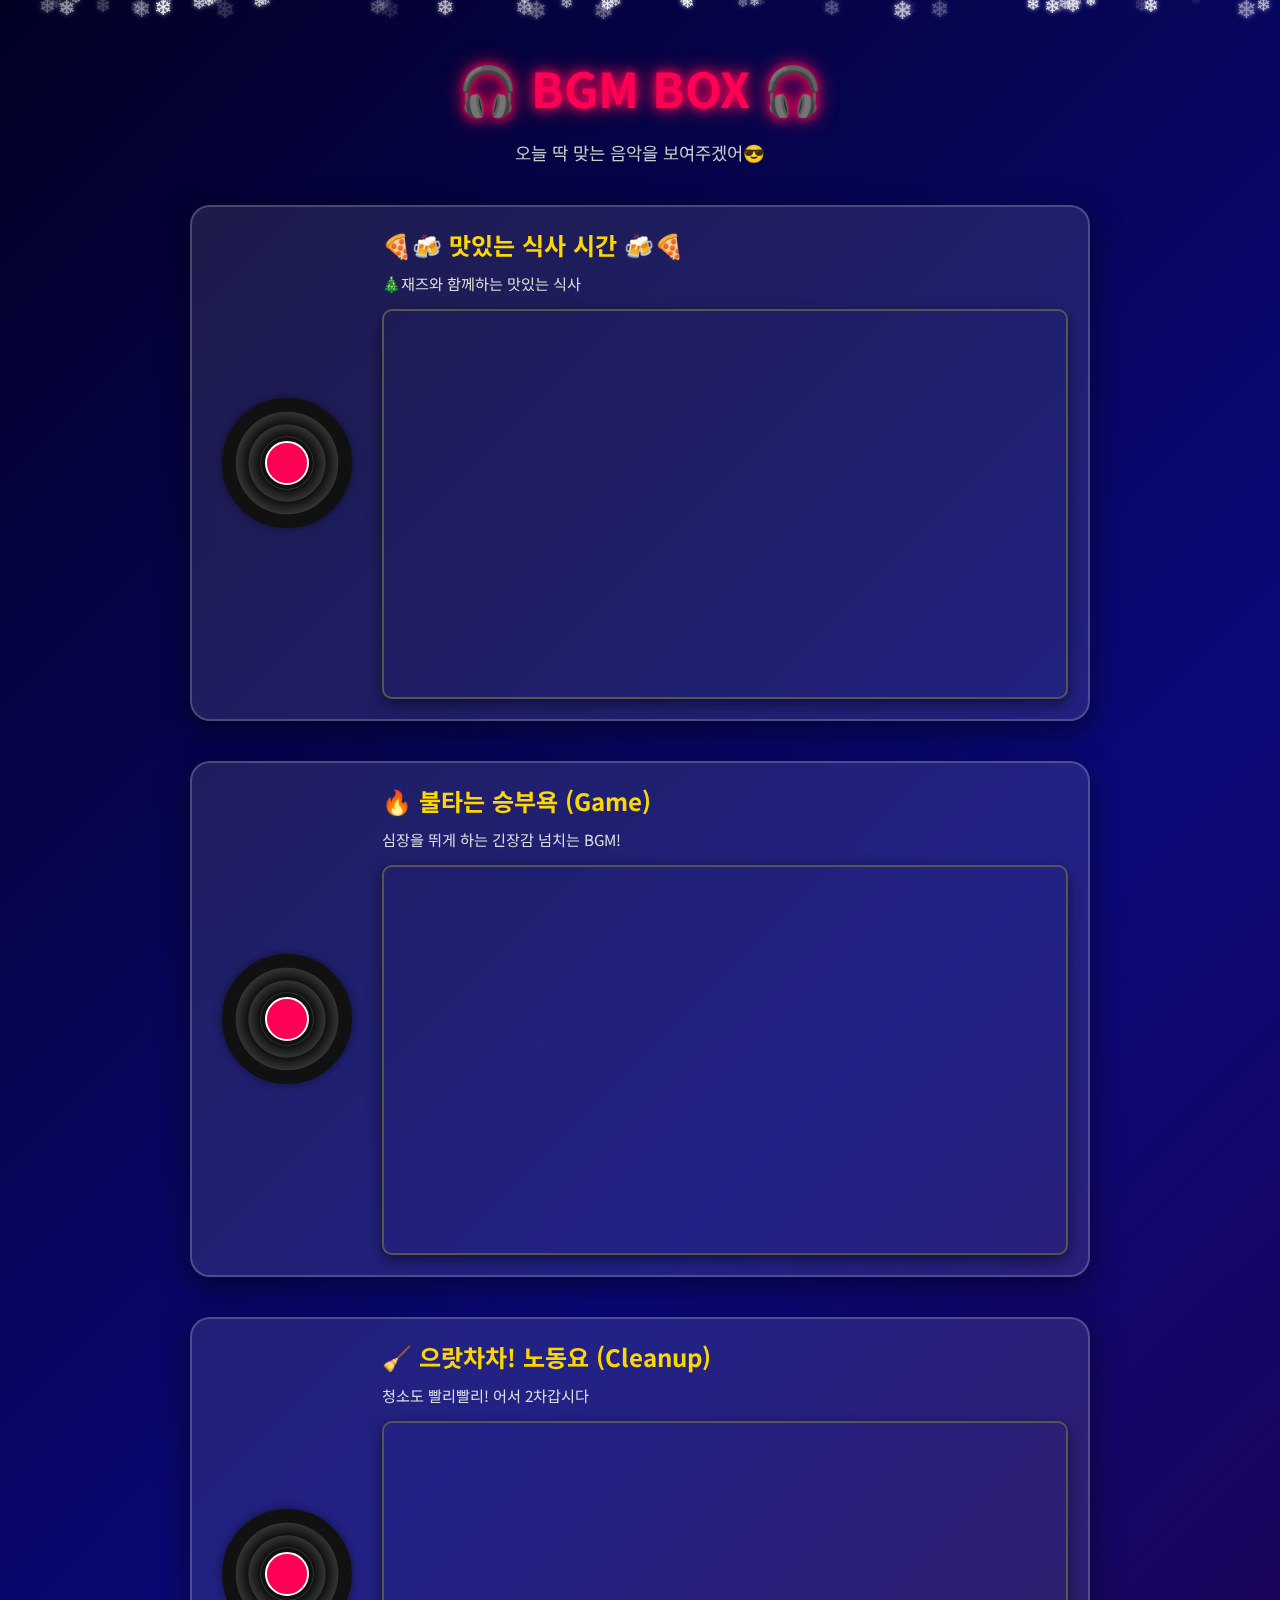
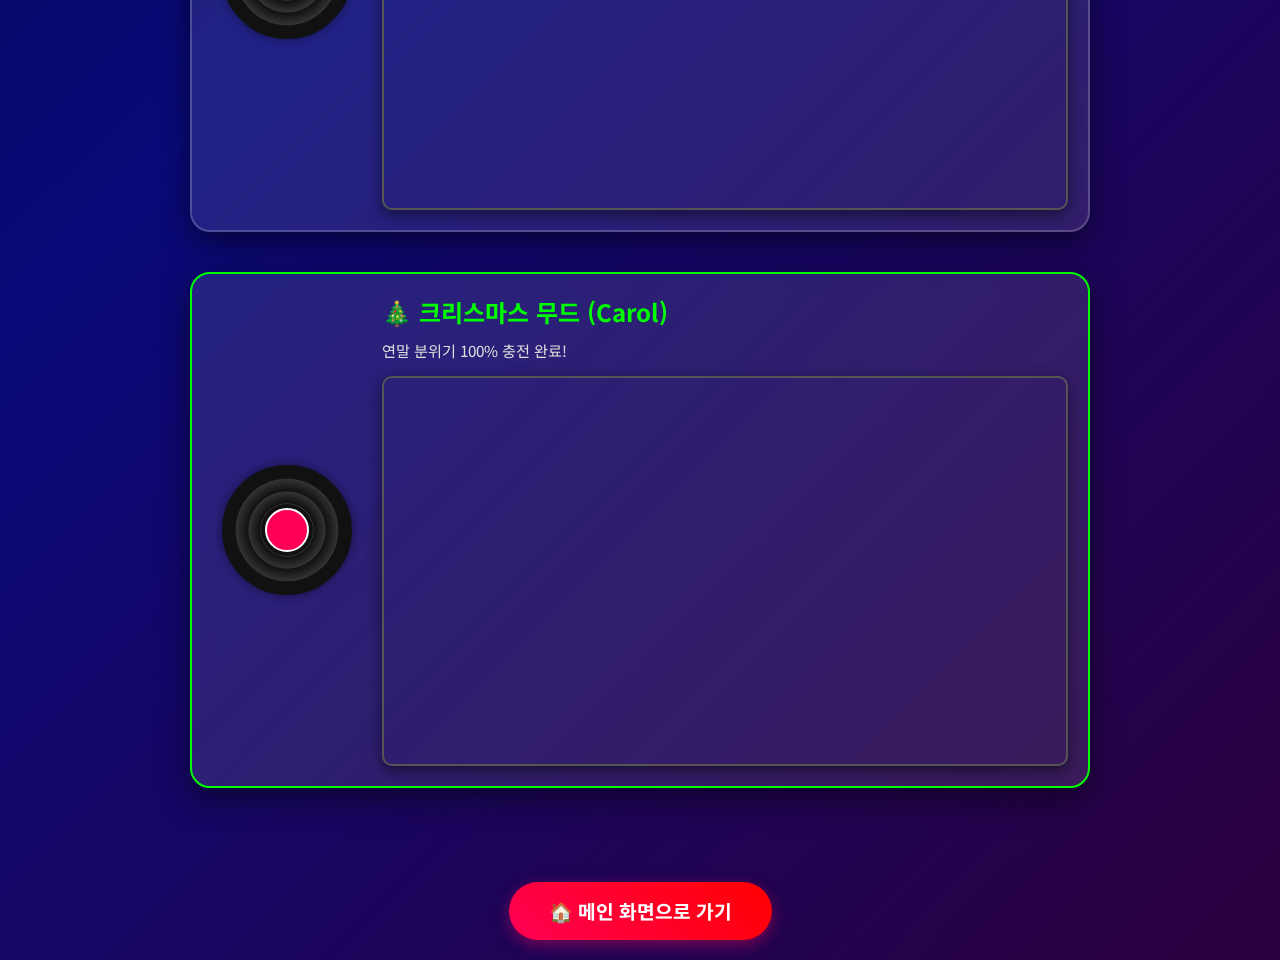
<file: bgm.html>
<!DOCTYPE html>
<html lang="ko">
<head>
    <meta charset="UTF-8">
    <meta name="viewport" content="width=device-width, initial-scale=1.0">
    <title>🎄 BGM 박스 🎵</title>
    <link href="https://fonts.googleapis.com/css2?family=Noto+Sans+KR:wght@400;700;900&display=swap" rel="stylesheet"> 
    <style>
        /* ❄️ 전체 페이지 스타일 (크리스마스 파티 밤) */
        body {
            background: linear-gradient(135deg, #020024, #090979, #2c003e); /* 딥한 파티 분위기 */
            font-family: 'Noto Sans KR', sans-serif;
            color: white;
            margin: 0;
            padding: 20px;
            min-height: 100vh;
            box-sizing: border-box;
            overflow-x: hidden;
            cursor: pointer;
        }

        /* 눈송이 효과 */
        .snowflake {
            position: fixed;
            top: -10px;
            color: #fff;
            font-size: 1em;
            text-shadow: 0 0 5px #fff;
            z-index: 1;
            user-select: none;
            pointer-events: none;
            animation: fall linear infinite;
        }
        @keyframes fall { to { transform: translateY(110vh); } }

        /* 마우스 요정 가루 */
        .magic-dust {
            position: absolute;
            width: 6px;
            height: 6px;
            background: #FFD700;
            border-radius: 50%;
            pointer-events: none;
            z-index: 9999;
            animation: fadeOut 0.8s forwards;
            box-shadow: 0 0 10px #FFD700, 0 0 20px #ff0000;
        }
        @keyframes fadeOut {
            0% { opacity: 1; transform: scale(1); }
            100% { opacity: 0; transform: scale(0) translate(0, 20px); }
        }

        .container {
            max-width: 900px;
            margin: 0 auto;
            text-align: center;
            position: relative;
            z-index: 10;
        }

        h1 { 
            color: #ff0055; 
            font-size: 3rem; 
            margin-bottom: 10px; 
            text-shadow: 0 0 10px #ff0055, 0 0 20px #ff0055;
            animation: neonPulse 1.5s infinite alternate;
        }
        @keyframes neonPulse {
            from { text-shadow: 0 0 10px #ff0055, 0 0 20px #ff0055; }
            to { text-shadow: 0 0 20px #ff0055, 0 0 40px #ff0055, 0 0 60px #ff0055; }
        }

        p.subtitle { color: #ccc; font-size: 1.1rem; margin-bottom: 40px; }

        /* 🎵 음악 카드 디자인 (LP판 컨셉) */
        .music-card {
            background: rgba(255, 255, 255, 0.1); /* 반투명 유리 */
            backdrop-filter: blur(10px);
            border: 2px solid rgba(255, 255, 255, 0.2);
            border-radius: 20px;
            padding: 20px;
            margin-bottom: 40px;
            display: flex;
            flex-wrap: wrap;
            align-items: center;
            box-shadow: 0 10px 30px rgba(0,0,0,0.5);
            transition: transform 0.3s, box-shadow 0.3s;
            position: relative;
            overflow: hidden;
        }
        .music-card:hover {
            transform: translateY(-5px);
            box-shadow: 0 15px 40px rgba(255, 0, 85, 0.3);
            border-color: #ff0055;
        }

        /* LP판 애니메이션 */
        .vinyl-wrapper {
            flex: 0 0 150px;
            display: flex;
            justify-content: center;
            align-items: center;
            margin-right: 20px;
        }
        .vinyl {
            width: 120px;
            height: 120px;
            background: radial-gradient(#111 30%, #333 31%, #111 32%, #333 45%, #111 46%, #333 60%, #111 61%);
            border-radius: 50%;
            border: 5px solid #111;
            box-shadow: 0 0 10px rgba(0,0,0,0.5);
            position: relative;
            animation: spin 5s linear infinite; /* 계속 돌아감 */
        }
        .music-card:hover .vinyl { animation-duration: 2s; } /* 호버시 빨리 돔 */

        .vinyl::after { /* LP판 중앙 라벨 */
            content: '';
            position: absolute;
            top: 50%; left: 50%;
            transform: translate(-50%, -50%);
            width: 40px; height: 40px;
            background: #ff0055;
            border-radius: 50%;
            border: 2px solid #fff;
        }

        @keyframes spin { 100% { transform: rotate(360deg); } }

        /* 텍스트 및 비디오 영역 */
        .content-wrapper { flex: 1; text-align: left; min-width: 300px; }
        .content-wrapper h2 { margin: 0 0 10px 0; color: #ffd700; display: flex; align-items: center; gap: 10px; }
        .content-wrapper p { margin: 0 0 15px 0; color: #ddd; font-size: 0.95rem; }

        .video-box {
            position: relative;
            padding-bottom: 56.25%; /* 16:9 비율 */
            height: 0;
            overflow: hidden;
            border-radius: 10px;
            border: 2px solid #555;
            box-shadow: 0 5px 15px rgba(0,0,0,0.5);
        }
        .video-box iframe {
            position: absolute;
            top: 0; left: 0;
            width: 100%; height: 100%;
        }

        /* 🎶 이퀄라이저 바 효과 */
        .equalizer {
            display: flex;
            gap: 3px;
            height: 20px;
            align-items: flex-end;
            margin-left: auto;
        }
        .bar {
            width: 4px;
            background: #00ff00;
            animation: bounce 1s infinite ease-in-out;
        }
        @keyframes bounce {
            0%, 100% { height: 5px; }
            50% { height: 20px; }
        }

        /* 홈 버튼 */
        .home-btn {
            display: inline-block;
            margin-top: 30px;
            padding: 15px 40px;
            font-size: 1.2rem;
            font-weight: bold;
            color: white;
            text-decoration: none;
            background: linear-gradient(45deg, #ff0055, #ff0000);
            border-radius: 50px;
            box-shadow: 0 5px 15px rgba(255, 0, 85, 0.4);
            transition: transform 0.2s;
        }
        .home-btn:hover { transform: scale(1.05); box-shadow: 0 8px 25px rgba(255, 0, 85, 0.6); }

        @media (max-width: 600px) {
            .music-card { display: block; text-align: center; }
            .vinyl-wrapper { margin: 0 auto 20px auto; }
            .content-wrapper { text-align: center; }
            .content-wrapper h2 { justify-content: center; }
        }
    </style>
</head>
<body>

    <div id="snow-container"></div>

    <div class="container">
        <h1>🎧 BGM BOX 🎧</h1>
        <p class="subtitle">오늘 딱 맞는 음악을 보여주겠어😎</p>
        
        <div class="music-card">
            <div class="vinyl-wrapper"><div class="vinyl" style="animation-delay: 0s;"></div></div>
            <div class="content-wrapper">
                <h2>
                    🍕🍻 맛있는 식사 시간 🍻🍕
                    <div class="equalizer" id="eq-1"></div>
                </h2>
                <p>🎄재즈와 함께하는 맛있는 식사</p>
                <div class="video-box">
                    <iframe src="https://www.youtube.com/embed/z_WLELlE6HY" title="Mealtime Jazz" frameborder="0" allow="accelerometer; autoplay; clipboard-write; encrypted-media; gyroscope; picture-in-picture" allowfullscreen></iframe>
                </div>
            </div>
        </div>

        <div class="music-card">
            <div class="vinyl-wrapper"><div class="vinyl" style="animation-delay: -2s;"></div></div>
            <div class="content-wrapper">
                <h2>
                    🔥 불타는 승부욕 (Game)
                    <div class="equalizer" id="eq-2"></div>
                </h2>
                <p>심장을 뛰게 하는 긴장감 넘치는 BGM!</p>
                <div class="video-box">
                    <iframe src="https://www.youtube.com/embed/F7Qdmk65xiA" title="Game BGM" frameborder="0" allow="accelerometer; autoplay; clipboard-write; encrypted-media; gyroscope; picture-in-picture" allowfullscreen></iframe>
                </div>
            </div>
        </div>

        <div class="music-card">
            <div class="vinyl-wrapper"><div class="vinyl" style="animation-delay: -1s;"></div></div>
            <div class="content-wrapper">
                <h2>
                    🧹 으랏차차! 노동요 (Cleanup)
                    <div class="equalizer" id="eq-3"></div>
                </h2>
                <p>청소도 빨리빨리! 어서 2차갑시다</p>
                <div class="video-box">
                    <iframe src="https://www.youtube.com/embed/uNEW_CzhpEc" title="Cleanup BGM" frameborder="0" allow="accelerometer; autoplay; clipboard-write; encrypted-media; gyroscope; picture-in-picture" allowfullscreen></iframe>
                </div>
            </div>
        </div>
        
        <div class="music-card" style="border-color: #00ff00;">
            <div class="vinyl-wrapper">
                <div class="vinyl" style="animation-delay: -3s;"></div>
            </div>
            <div class="content-wrapper">
                <h2 style="color: #00ff00;">
                    🎄 크리스마스 무드 (Carol)
                    <div class="equalizer" id="eq-4"></div>
                </h2>
                <p>연말 분위기 100% 충전 완료!</p>
                <div class="video-box">
                    <iframe src="https://www.youtube.com/embed/aAkMkVFwAoo" title="Christmas Carol" frameborder="0" allow="accelerometer; autoplay; clipboard-write; encrypted-media; gyroscope; picture-in-picture" allowfullscreen></iframe>
                </div>
            </div>
        </div>

        <br>
        
        <a href="index.html" class="home-btn">
            🏠 메인 화면으로 가기
        </a>
    </div>

    <script>
        // 1. 눈송이 효과
        function createSnow() {
            const container = document.getElementById('snow-container');
            const count = 50; 
            for(let i=0; i<count; i++){
                const snow = document.createElement('div');
                snow.className = 'snowflake';
                snow.innerHTML = '❄';
                snow.style.left = Math.random() * 100 + 'vw';
                snow.style.animationDuration = Math.random() * 3 + 2 + 's'; 
                snow.style.opacity = Math.random();
                snow.style.fontSize = Math.random() * 15 + 10 + 'px';
                container.appendChild(snow);
            }
        }
        createSnow();

        // 2. 마우스 요정 가루 효과
        document.addEventListener('mousemove', function(e) {
            const dust = document.createElement('div');
            dust.className = 'magic-dust';
            // 색상 랜덤 (골드, 핑크, 그린)
            const colors = ['#FFD700', '#FF0055', '#00FF00', '#00FFFF'];
            dust.style.backgroundColor = colors[Math.floor(Math.random() * colors.length)];
            dust.style.boxShadow = `0 0 10px ${dust.style.backgroundColor}`;
            
            dust.style.left = e.pageX + 'px';
            dust.style.top = e.pageY + 'px';
            document.body.appendChild(dust);
            
            setTimeout(() => { dust.remove(); }, 800);
        });

        // 3. 이퀄라이저 바 생성기
        function createEqualizerBars() {
            const eqs = document.querySelectorAll('.equalizer');
            eqs.forEach(eq => {
                // 바 5개 생성
                for(let i=0; i<5; i++) {
                    const bar = document.createElement('div');
                    bar.className = 'bar';
                    // 각 바마다 색상과 애니메이션 속도를 다르게
                    bar.style.animationDuration = (Math.random() * 0.5 + 0.3) + 's';
                    // 크리스마스 컬러 (빨강/초록 번갈아가며)
                    bar.style.backgroundColor = (i % 2 === 0) ? '#ff0055' : '#00ff00';
                    eq.appendChild(bar);
                }
            });
        }
        createEqualizerBars();
    </script>
</body>
</html>
</file>
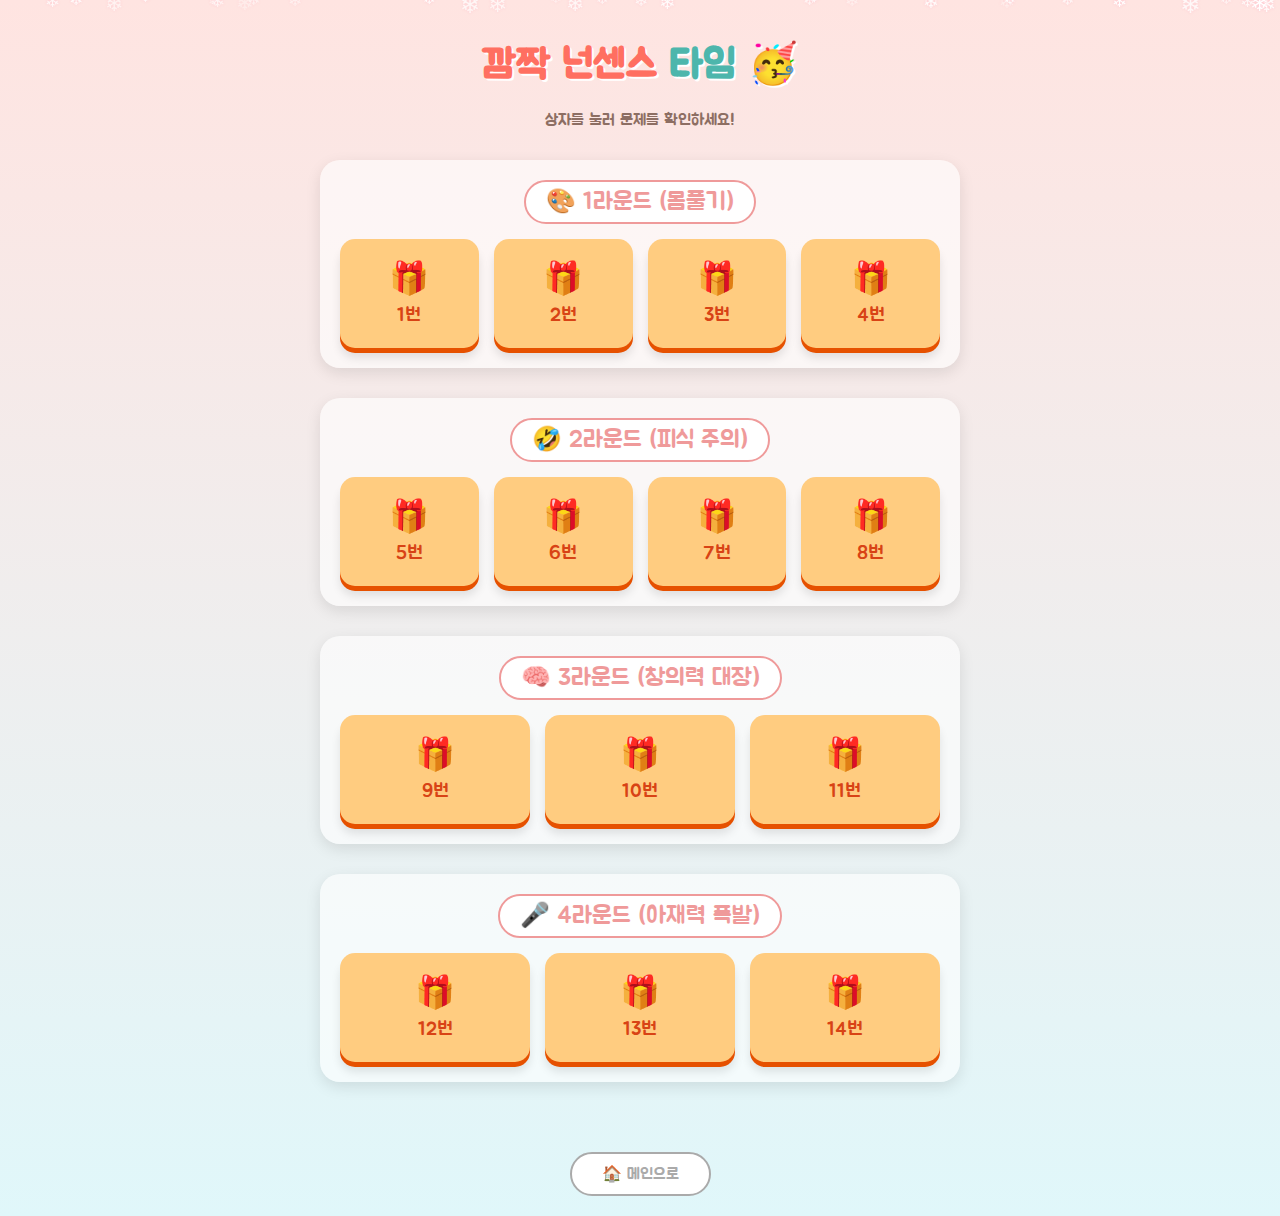
<file: nonsense.html>
<!DOCTYPE html>
<html lang="ko">
<head>
    <meta charset="UTF-8">
    <meta name="viewport" content="width=device-width, initial-scale=1.0, maximum-scale=1.0, user-scalable=no">
    <title>🎄 깜짝 넌센스 타임 🎁</title>
    <link href="https://fonts.googleapis.com/css2?family=Jua&display=swap" rel="stylesheet">
    <style>
        /* 🍭 전체 배경: 파스텔 핑크 & 민트 */
        body {
            background: linear-gradient(180deg, #ffe4e1, #e0f7fa);
            margin: 0;
            padding: 20px;
            color: #5d4037;
            font-family: 'Jua', sans-serif;
            overflow-x: hidden;
            min-height: 100vh;
            text-align: center;
        }

        /* 눈송이 효과 */
        .snowflake {
            position: fixed;
            top: -10px;
            color: #fff;
            text-shadow: 0 0 3px #ffc1cc;
            font-size: 1.2em;
            z-index: 1;
            pointer-events: none;
            animation: fall linear infinite;
        }
        @keyframes fall { 0% { transform: translateY(-10px) rotate(0deg); } 100% { transform: translateY(110vh) rotate(360deg); } }

        /* 타이틀 */
        h1 {
            color: #ff6f61;
            font-size: 2.5rem;
            margin: 20px 0;
            text-shadow: 2px 2px 0 #fff;
        }
        h1 span { color: #4db6ac; }

        /* 라운드 섹션 */
        .round-section {
            background: rgba(255, 255, 255, 0.6);
            border-radius: 20px;
            padding: 20px;
            margin-bottom: 30px;
            box-shadow: 0 5px 15px rgba(0,0,0,0.1);
            max-width: 600px;
            margin-left: auto;
            margin-right: auto;
        }
        
        .round-title {
            font-size: 1.5rem;
            color: #ef9a9a;
            margin-bottom: 15px;
            background: #fff;
            display: inline-block;
            padding: 5px 20px;
            border-radius: 50px;
            border: 2px solid #ef9a9a;
        }

        /* 선물 상자 그리드 */
        .box-grid {
            display: grid;
            grid-template-columns: repeat(auto-fit, minmax(100px, 1fr));
            gap: 15px;
            justify-content: center;
        }

        /* 🎁 선물 상자 버튼 */
        .gift-btn {
            background: #ffcc80;
            border: none;
            border-radius: 15px;
            padding: 20px 10px;
            font-size: 1.2rem;
            font-family: 'Jua', sans-serif;
            color: #d84315;
            cursor: pointer;
            box-shadow: 0 5px 0 #e65100, 0 10px 10px rgba(0,0,0,0.1);
            transition: transform 0.1s;
            position: relative;
            overflow: hidden;
        }
        .gift-btn:active {
            transform: translateY(5px);
            box-shadow: 0 0 0 #e65100;
        }
        .gift-btn::before { /* 리본 장식 */
            content: '🎁';
            display: block;
            font-size: 2rem;
            margin-bottom: 5px;
        }
        .gift-btn.opened {
            background: #cfd8dc;
            color: #90a4ae;
            box-shadow: none;
            transform: translateY(5px);
        }

        /* 퀴즈 모달 (팝업) */
        .modal-overlay {
            display: none;
            position: fixed;
            top: 0; left: 0; width: 100%; height: 100%;
            background: rgba(0,0,0,0.5);
            z-index: 100;
            justify-content: center;
            align-items: center;
        }
        .modal {
            background: #fff;
            width: 90%;
            max-width: 400px;
            padding: 30px 20px;
            border-radius: 30px;
            border: 5px solid #b2ebf2;
            text-align: center;
            position: relative;
            box-shadow: 0 10px 30px rgba(0,0,0,0.2);
            animation: popUp 0.3s ease-out;
        }
        @keyframes popUp { from { transform: scale(0.5); opacity: 0; } to { transform: scale(1); opacity: 1; } }

        .close-btn {
            position: absolute;
            top: 10px; right: 15px;
            font-size: 1.5rem;
            cursor: pointer;
            color: #aaa;
        }

        .modal-q { font-size: 1.8rem; margin-bottom: 30px; color: #5d4037; word-break: keep-all; }
        .modal-a { 
            font-size: 2.2rem; color: #ff4081; margin-bottom: 20px; font-weight: bold; 
            display: none; /* 처음에 숨김 */
            animation: jelly 0.5s;
        }

        .reveal-btn {
            background: #4db6ac; color: white; border: none; padding: 15px 30px;
            font-size: 1.3rem; border-radius: 50px; cursor: pointer;
            font-family: 'Jua', sans-serif;
            box-shadow: 0 5px 0 #00796b;
        }
        .reveal-btn:active { transform: translateY(5px); box-shadow: none; }

        .home-btn { 
            display: inline-block; margin-top: 40px; padding: 10px 30px; 
            background: #fff; border: 2px solid #aaa; color: #aaa; 
            text-decoration: none; border-radius: 30px; 
        }

        @keyframes jelly {
            0%, 100% { transform: scale(1, 1); }
            30% { transform: scale(1.1, 0.9); }
            40% { transform: scale(0.9, 1.1); }
        }

    </style>
</head>
<body>

    <div id="snow-container"></div>

    <div class="container">
        <h1>깜짝 넌센스 <span>타임</span> 🥳</h1>
        <p style="margin-bottom: 30px; color: #8d6e63;">상자를 눌러 문제를 확인하세요!</p>

        <div class="round-section">
            <div class="round-title">🎨 1라운드 (몸풀기)</div>
            <div class="box-grid">
                <button class="gift-btn" onclick="openQuiz(0)">1번</button>
                <button class="gift-btn" onclick="openQuiz(1)">2번</button>
                <button class="gift-btn" onclick="openQuiz(2)">3번</button>
                <button class="gift-btn" onclick="openQuiz(3)">4번</button>
            </div>
        </div>

        <div class="round-section">
            <div class="round-title">🤣 2라운드 (피식 주의)</div>
            <div class="box-grid">
                <button class="gift-btn" onclick="openQuiz(4)">5번</button>
                <button class="gift-btn" onclick="openQuiz(5)">6번</button>
                <button class="gift-btn" onclick="openQuiz(6)">7번</button>
                <button class="gift-btn" onclick="openQuiz(7)">8번</button>
            </div>
        </div>

        <div class="round-section">
            <div class="round-title">🧠 3라운드 (창의력 대장)</div>
            <div class="box-grid">
                <button class="gift-btn" onclick="openQuiz(8)">9번</button>
                <button class="gift-btn" onclick="openQuiz(9)">10번</button>
                <button class="gift-btn" onclick="openQuiz(10)">11번</button>
            </div>
        </div>

        <div class="round-section">
            <div class="round-title">🎤 4라운드 (아재력 폭발)</div>
            <div class="box-grid">
                <button class="gift-btn" onclick="openQuiz(11)">12번</button>
                <button class="gift-btn" onclick="openQuiz(12)">13번</button>
                <button class="gift-btn" onclick="openQuiz(13)">14번</button>
            </div>
        </div>

        <a href="index.html" class="home-btn">🏠 메인으로</a>
    </div>

    <div id="quiz-modal" class="modal-overlay" onclick="closeModal(event)">
        <div class="modal">
            <div class="close-btn" onclick="closeModalBtn()">✕</div>
            <div id="modal-q" class="modal-q">문제</div>
            <div id="modal-a" class="modal-a">정답</div>
            <button id="reveal-btn" class="reveal-btn" onclick="showAnswer()">정답 공개! 🥁</button>
        </div>
    </div>

    <script>
        // 1. 눈송이 효과
        function createSnow() {
            const container = document.getElementById('snow-container');
            for(let i=0; i<30; i++){
                const snow = document.createElement('div');
                snow.className = 'snowflake';
                snow.innerHTML = '❄';
                snow.style.left = Math.random() * 100 + 'vw';
                snow.style.animationDuration = Math.random() * 5 + 5 + 's'; 
                snow.style.opacity = Math.random() * 0.7 + 0.3;
                snow.style.fontSize = Math.random() * 15 + 10 + 'px';
                container.appendChild(snow);
            }
        }
        createSnow();

        // 2. 넌센스 퀴즈 데이터 (14개)
        const quizData = [
            // Round 1
            { q: "광선검의 색깔은?", a: "주황! (주~황)" },
            { q: "세상에서 가장 빠른 닭은?", a: "후다닥! 🐔" },
            { q: "왕이 넘어지면?", a: "킹콩! 🦍" },
            { q: "소가 웃으면?", a: "우하하! 🐮" },
            // Round 2
            { q: "12345678을 네 글자로 하면?", a: "영구없다~" },
            { q: "세상에서 가장 가난한 임금은?", a: "최저임금 💸" },
            { q: "왕이 헤어질 때 하는 인사는?", a: "바이킹! 👋" },
            { q: "신이 낳은 아기는?", a: "갓난 아기 (God)" },
            // Round 3
            { q: "서울에 한파가 찾아오면?", a: "서울시립대 (시립~네)" },
            { q: "왕이 집에 가기 싫으면?", a: "궁시렁 궁시렁 🏰" },
            { q: "차를 갑자기 발로 차면?", a: "카놀라유 🚙" }, /* 11번 수정 완료! */
            // Round 4
            { q: "설운도가 옷 벗는 순서는?", a: "상하이 상하이 상하이~🎶" },
            { q: "차 문을 세게 닫으면 안 되는 이유는?", a: "문은 4개니까~ (문4)" },
            { q: "무가 울면?", a: "무뚝뚝... 😭" }
        ];

        const modal = document.getElementById('quiz-modal');
        const qText = document.getElementById('modal-q');
        const aText = document.getElementById('modal-a');
        const rBtn = document.getElementById('reveal-btn');
        let currentBtn = null; // 현재 열린 버튼 저장

        // 퀴즈 열기
        function openQuiz(index) {
            currentBtn = document.querySelectorAll('.gift-btn')[index];
            currentBtn.classList.add('opened'); // 열림 표시
            
            qText.innerText = quizData[index].q;
            aText.innerText = quizData[index].a;
            
            aText.style.display = 'none'; // 정답 숨김
            rBtn.style.display = 'inline-block'; // 버튼 보임
            
            modal.style.display = 'flex';
        }

        // 정답 공개
        function showAnswer() {
            aText.style.display = 'block';
            rBtn.style.display = 'none';
            launchConfetti(); // 폭죽 팡!
        }

        // 모달 닫기
        function closeModal(e) {
            if (e.target === modal) {
                modal.style.display = 'none';
            }
        }
        function closeModalBtn() {
            modal.style.display = 'none';
        }

        // 폭죽 효과
        function launchConfetti() {
            const colors = ['#ff0000', '#00ff00', '#ffd700', '#ffffff'];
            for(let i=0; i<60; i++) {
                const p = document.createElement('div');
                p.style.position = 'fixed';
                p.style.left = '50%';
                p.style.top = '50%';
                p.style.width = '8px';
                p.style.height = '8px';
                p.style.borderRadius = '50%';
                p.style.backgroundColor = colors[Math.floor(Math.random() * colors.length)];
                p.style.zIndex = '9999';
                document.body.appendChild(p);
                
                const angle = Math.random() * Math.PI * 2;
                const velocity = Math.random() * 200 + 50;
                
                p.animate([
                    { transform: 'translate(0,0) scale(1)', opacity: 1 },
                    { transform: `translate(${Math.cos(angle)*velocity}px, ${Math.sin(angle)*velocity}px) scale(0)`, opacity: 0 }
                ], {
                    duration: 1000,
                    easing: 'ease-out'
                }).onfinish = () => p.remove();
            }
        }
    </script>
</body>
</html>
</file>
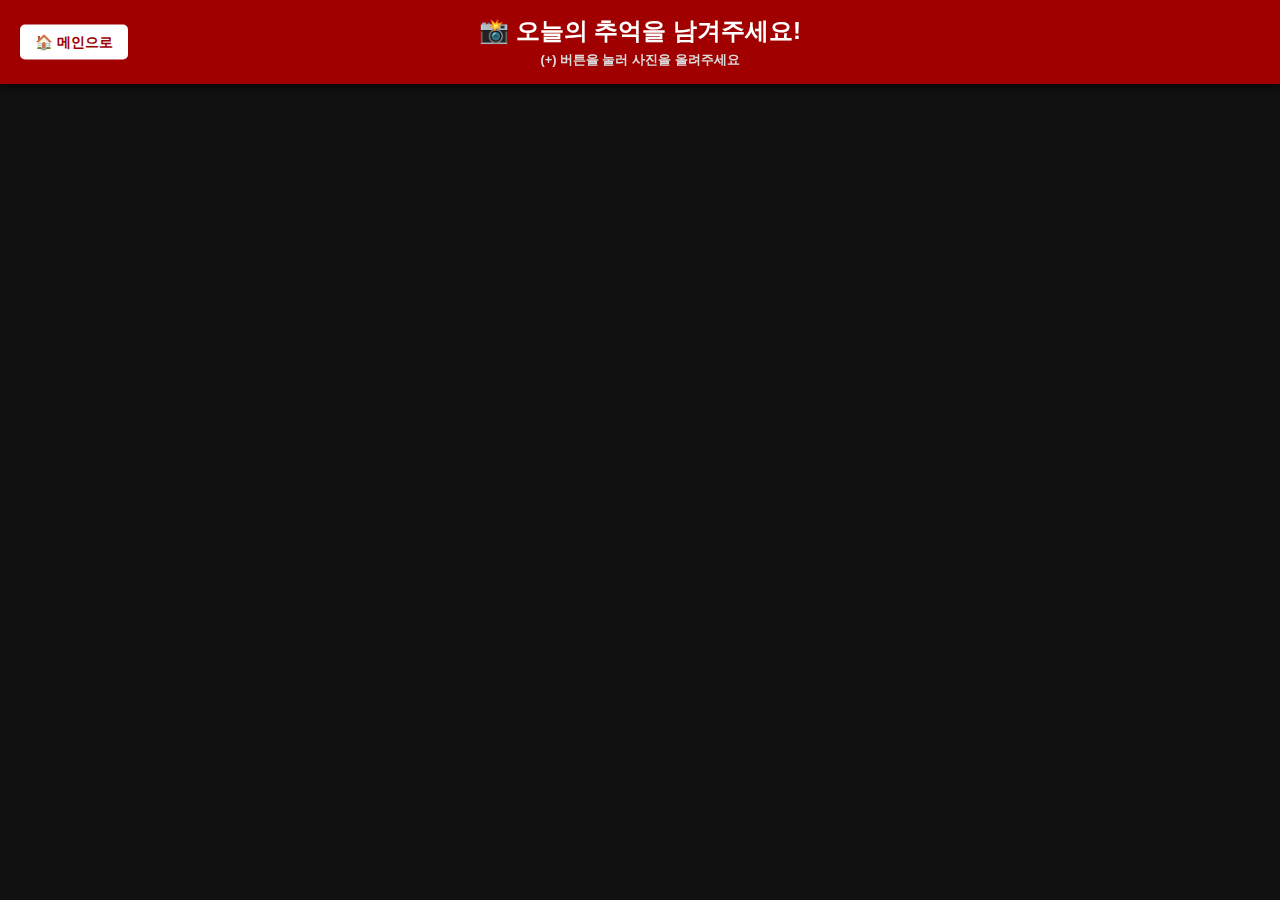
<file: photo.html>
<!DOCTYPE html>
<html lang="ko">
<head>
    <meta charset="UTF-8">
    <meta name="viewport" content="width=device-width, initial-scale=1.0">
    <title>📸 추억의 포토존</title>
    <link rel="stylesheet" href="style.css">
    <script src="script.js" defer></script>
    <style>
        /* 사진관 느낌의 세련된 블랙 배경 */
        body, html { margin: 0; padding: 0; height: 100%; overflow: hidden; }
        .photo-container {
            width: 100%;
            height: 100vh;
            display: flex;
            flex-direction: column;
            background-color: #111; 
        }
        .header {
            padding: 15px;
            background: #a00000; /* 크리스마스 레드 포인트 */
            color: white;
            text-align: center;
            box-shadow: 0 4px 10px rgba(0,0,0,0.5);
            z-index: 10;
            position: relative;
            flex-shrink: 0;
        }
        .home-btn-small {
            position: absolute;
            left: 20px;
            top: 50%;
            transform: translateY(-50%);
            background: white;
            color: #a00000;
            padding: 8px 15px;
            text-decoration: none;
            border-radius: 5px;
            font-weight: bold;
            font-size: 0.9em;
        }
        /* 패들렛 액자 */
        #padlet-frame {
            flex-grow: 1; 
            width: 100%;
            height: 100%;
            border: none;
            display: block;
        }
    </style>
</head>
<body>

    <div class="photo-container">
        <div class="header">
            <a href="index.html" class="home-btn-small">🏠 메인으로</a>
            <h2 style="margin:0;">📸 오늘의 추억을 남겨주세요!</h2>
            <p style="margin:5px 0 0 0; font-size:0.8em; color:#ddd;">(+) 버튼을 눌러 사진을 올려주세요</p>
        </div>

        <iframe id="padlet-frame" 
            src="https://padlet.com/embed/t6h24nskman6yvde" 
            allow="camera;microphone;geolocation">
        </iframe>
    </div>

</body>
</html>
</file>
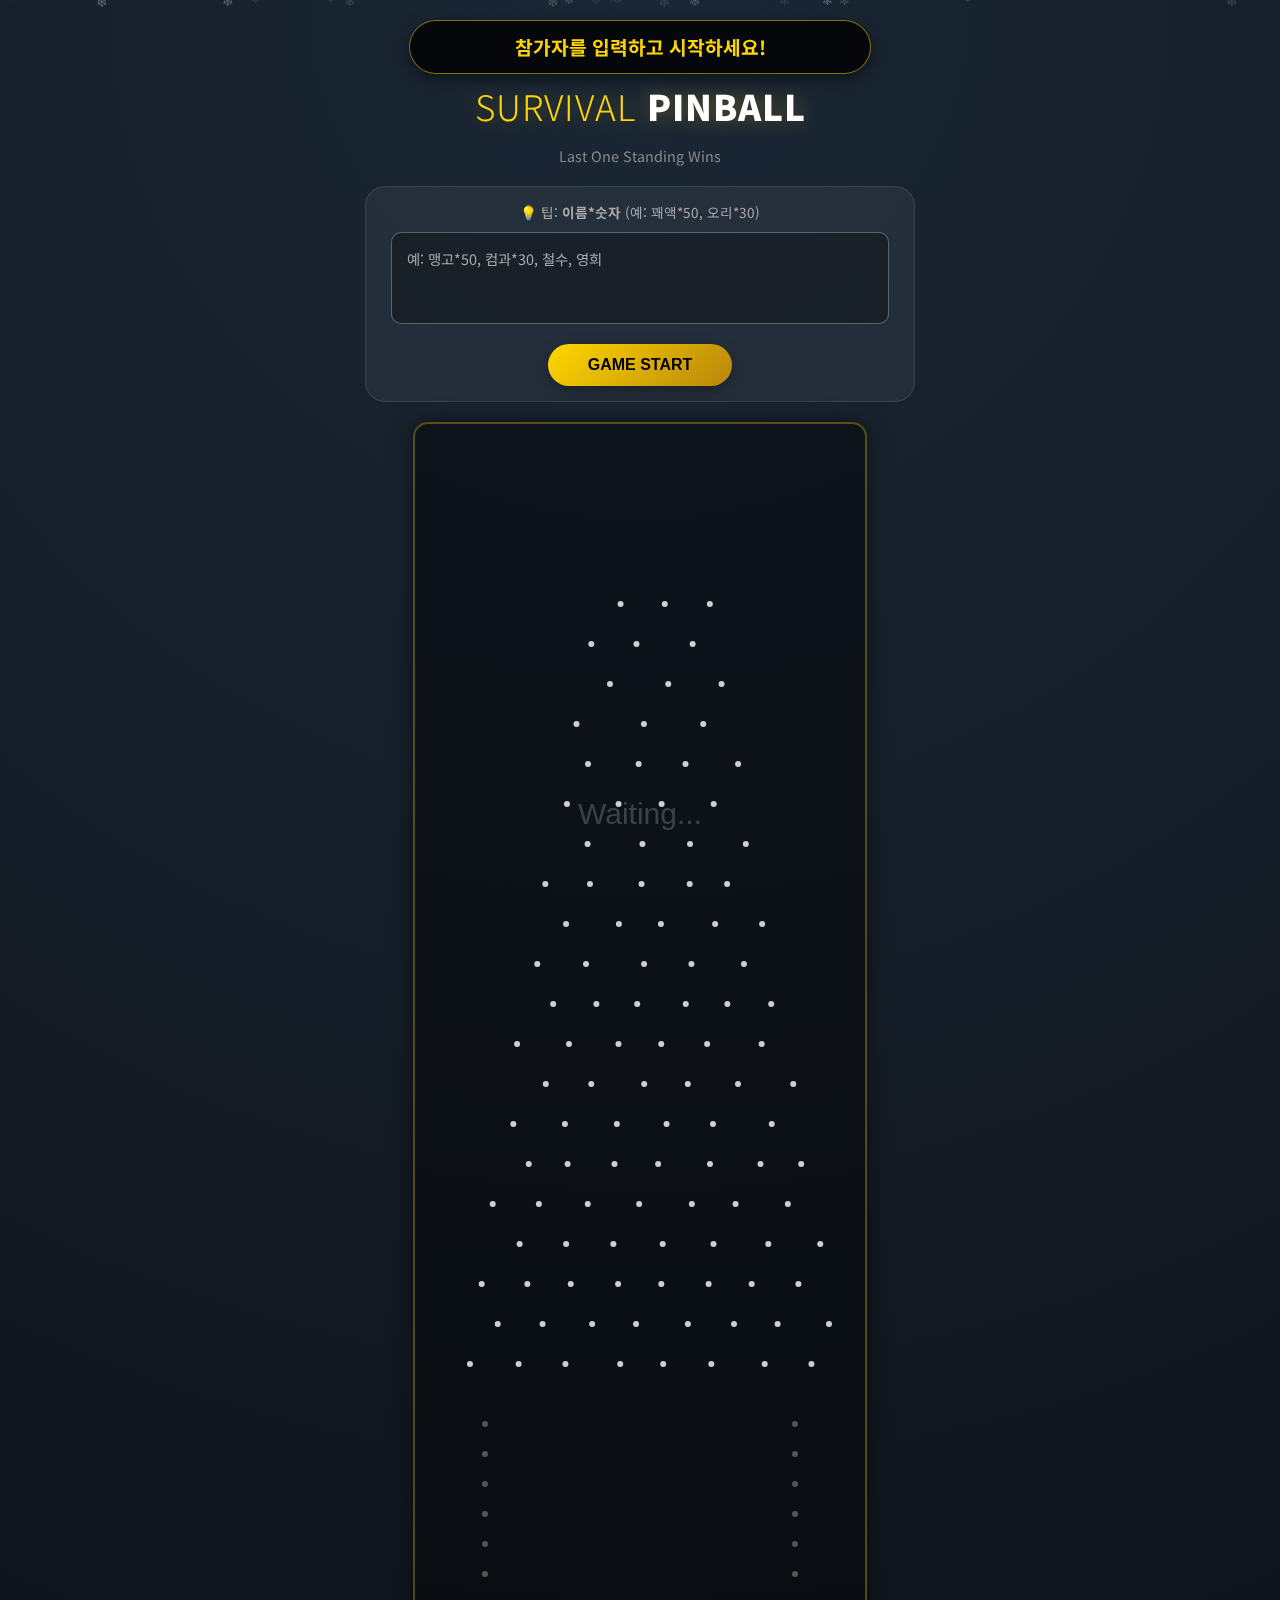
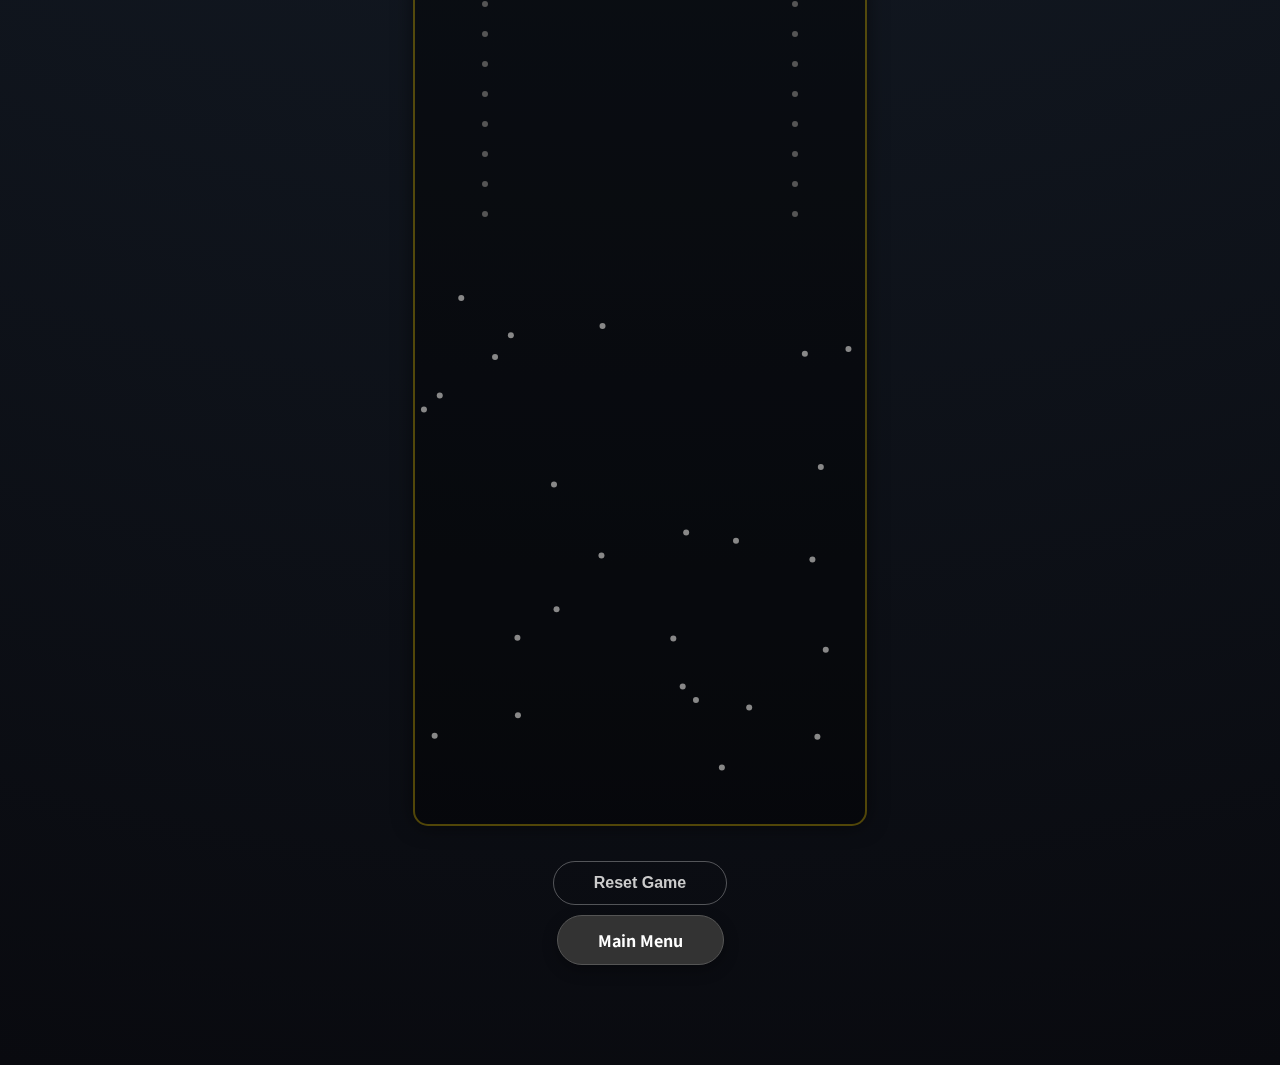
<file: pinball.html>
<!DOCTYPE html>
<html lang="ko">
<head>
    <meta charset="UTF-8">
    <meta name="viewport" content="width=device-width, initial-scale=1.0, maximum-scale=1.0, user-scalable=no">
    <title>🏆 서바이벌 핀볼 🏆</title>
    <link href="https://fonts.googleapis.com/css2?family=Noto+Sans+KR:wght@300;700;900&display=swap" rel="stylesheet"> 
    <style>
        /* ❄️ 배경: 고급스러운 겨울 밤 */
        body {
            background: radial-gradient(circle at 50% 0%, #1b2735 0%, #090a0f 100%);
            margin: 0;
            padding: 0;
            color: white;
            font-family: 'Noto Sans KR', sans-serif;
            overflow-x: hidden;
            min-height: 100vh;
        }

        /* 눈송이 효과 */
        .snowflake {
            position: fixed;
            top: -10px;
            color: rgba(255, 255, 255, 0.5);
            font-size: 1em;
            z-index: 1;
            pointer-events: none;
            animation: fall linear infinite;
        }
        @keyframes fall { to { transform: translateY(110vh); } }

        /* 상태창 (모바일 대응) */
        #status-board {
            position: fixed;
            top: 15px;
            left: 50%;
            transform: translateX(-50%);
            background: rgba(0, 0, 0, 0.8);
            padding: 10px 20px;
            border-radius: 50px;
            font-weight: 700;
            font-size: 1rem; /* 모바일 기본 폰트 줄임 */
            color: #FFD700; 
            z-index: 1000;
            border: 1px solid rgba(255, 215, 0, 0.5);
            backdrop-filter: blur(5px);
            box-shadow: 0 5px 15px rgba(0,0,0,0.5);
            width: 90%; /* 모바일에선 더 넓게 */
            max-width: 400px;
            text-align: center;
            white-space: nowrap; /* 줄바꿈 방지 */
            overflow: hidden;
            text-overflow: ellipsis;
        }

        .container {
            width: 95%; /* 모바일에서 꽉 차게 */
            max-width: 550px;
            margin: 70px auto 50px auto; /* 상단 여백 조정 */
            text-align: center;
            position: relative;
            z-index: 10;
        }

        h1 {
            font-size: 1.8rem; /* 모바일 타이틀 크기 조정 */
            color: #FFD700;
            font-weight: 300;
            margin-bottom: 5px;
            letter-spacing: 1px;
            text-shadow: 0 0 20px rgba(255, 215, 0, 0.3);
        }
        h1 span { font-weight: 900; color: white; }

        /* 캔버스 스타일 (반응형 적용!) */
        canvas {
            background-color: rgba(0, 0, 0, 0.4);
            border-radius: 15px;
            margin-top: 20px;
            touch-action: none;
            display: block;
            margin: 0 auto;
            
            /* ★ 핵심: 화면 크기에 맞춰 자동 조절 ★ */
            width: 100%; 
            height: auto;
            max-width: 450px; /* PC에서는 너무 커지지 않게 */
            
            /* 골드 라인 테두리 */
            border: 2px solid rgba(255, 215, 0, 0.3);
            box-shadow: 0 0 20px rgba(0, 0, 0, 0.5);
        }

        /* 입력 영역 */
        .input-area {
            background: rgba(255, 255, 255, 0.05);
            padding: 15px;
            border-radius: 20px;
            margin-bottom: 20px;
            border: 1px solid rgba(255, 255, 255, 0.1);
        }

        textarea {
            width: 90%;
            height: 60px;
            padding: 15px;
            border-radius: 10px;
            border: 1px solid rgba(255, 255, 255, 0.3);
            background: rgba(0, 0, 0, 0.3);
            color: white;
            font-family: 'Noto Sans KR', sans-serif;
            font-size: 1rem;
            resize: none;
            outline: none;
        }
        textarea::placeholder { color: #aaa; font-size: 0.9rem; }

        /* 버튼 스타일 */
        button, .home-btn {
            background: linear-gradient(135deg, #FFD700, #B8860B);
            color: #000;
            border: none;
            padding: 12px 0; /* 좌우 패딩 대신 width 사용 */
            width: 100%; /* 버튼 꽉 차게 */
            max-width: 250px;
            font-size: 1rem;
            font-weight: bold;
            border-radius: 50px;
            cursor: pointer;
            margin-top: 15px;
            box-shadow: 0 5px 15px rgba(0,0,0,0.3);
            transition: transform 0.2s;
            text-decoration: none;
            display: inline-block;
        }
        button:hover, .home-btn:hover { transform: scale(1.02); box-shadow: 0 0 20px rgba(255, 215, 0, 0.4); }
        
        .btn-reset { 
            background: transparent; 
            border: 1px solid rgba(255,255,255,0.3); 
            color: #ccc; 
            box-shadow: none;
        }
        .btn-reset:hover { background: rgba(255,255,255,0.1); color: white; }
        
        .home-btn { background: #333; color: white; border: 1px solid #555; }

        /* 미디어 쿼리: PC 화면일 때 조정 */
        @media (min-width: 600px) {
            h1 { font-size: 2.2rem; }
            #status-board { font-size: 1.2rem; top: 20px; padding: 12px 30px; }
            .container { margin-top: 80px; }
            button, .home-btn { width: auto; padding: 12px 40px; }
        }

    </style>
</head>
<body>

    <div id="snow-container"></div>
    <div id="status-board">참가자를 입력하고 시작하세요!</div>

    <div class="container">
        <h1>SURVIVAL <span>PINBALL</span></h1>
        <p style="color:#888; font-size: 0.9em; margin-bottom: 20px;">Last One Standing Wins</p>
        
        <div class="input-area" id="setup-area">
            <p style="margin-top:0; font-size:0.85em; color:#aaa; margin-bottom: 10px;">💡 팁: <strong>이름*숫자</strong> (예: 꽤액*50, 오리*30)</p>
            <textarea id="names" placeholder="예: 맹고*50, 컴과*30, 철수, 영희"></textarea>
            <button onclick="startGame()">GAME START</button>
        </div>

        <canvas id="gameCanvas" width="450" height="2000"></canvas>
        
        <div style="margin-top: 20px; padding-bottom: 50px;">
            <button onclick="resetGame()" class="btn-reset">Reset Game</button>
            <br>
            <a href="index.html" class="home-btn" style="margin-top: 10px;">Main Menu</a>
        </div>
    </div>

    <script>
        window.onload = function() {
            createSnow();
            initMap();
            drawStaticMap(); 
        };

        function createSnow() {
            const container = document.getElementById('snow-container');
            const count = 30; // 모바일 성능 위해 눈송이 수 약간 조절
            for(let i=0; i<count; i++){
                const snow = document.createElement('div');
                snow.className = 'snowflake';
                snow.innerHTML = '❄';
                snow.style.left = Math.random() * 100 + 'vw';
                snow.style.animationDuration = Math.random() * 5 + 5 + 's'; 
                snow.style.opacity = Math.random() * 0.5 + 0.1;
                snow.style.fontSize = Math.random() * 10 + 5 + 'px';
                container.appendChild(snow);
            }
        }

        const canvas = document.getElementById('gameCanvas');
        const ctx = canvas.getContext('2d');
        const namesInput = document.getElementById('names');
        const statusBoard = document.getElementById('status-board');
        const setupArea = document.getElementById('setup-area');

        let balls = [];
        let pegs = [];     
        let spinners = []; 
        let particles = []; 
        let isPlaying = false;
        let animationId;
        
        const gravity = 0.25; 
        const friction = 0.99;
        const pegRadius = 3;
        const ballRadius = 5; 

        const colors = ['#FFD700', '#C0C0C0', '#FF4500', '#00FF7F', '#1E90FF', '#FF69B4'];

        function initMap() {
            pegs = [];
            spinners = [];

            // 구역 1: 트리 모양 (0 ~ 900px)
            const rows1 = 20;
            for (let r = 0; r < rows1; r++) {
                let widthFactor = 0.3 + (r / rows1) * 0.6; 
                let itemsInRow = Math.floor(widthFactor * 10); 
                let startX = (canvas.width - (canvas.width * widthFactor)) / 2;
                let spacingX = (canvas.width * widthFactor) / itemsInRow;

                for (let c = 0; c < itemsInRow; c++) {
                    const noise = (Math.random() - 0.5) * 10;
                    let x = startX + c * spacingX + spacingX/2 + noise;
                    if (r % 2 === 0) x += spacingX / 2;
                    
                    pegs.push({ 
                        x: x, y: 180 + r * 40, r: pegRadius, 
                        color: 'rgba(255, 255, 255, 0.8)'
                    });
                }
            }

            // 구역 2: 굴뚝 (뻥 뚫린 고속도로)
            for (let y = 1000; y < 1400; y += 30) { 
                pegs.push({x: 70, y: y, r: pegRadius, color: '#555'}); 
                pegs.push({x: canvas.width - 70, y: y, r: pegRadius, color: '#555'}); 
            }

            // 구역 3: 회전 장애물
            spinners.push({ x: 130, y: 1550, length: 110, angle: 0, speed: 0.08 });
            spinners.push({ x: canvas.width - 130, y: 1550, length: 110, angle: 1, speed: -0.08 });
            spinners.push({ x: canvas.width / 2, y: 1800, length: 160, angle: 0, speed: 0.12 });

            // 마지막 랜덤 장애물
            for(let i=0; i<25; i++) {
                pegs.push({
                    x: Math.random() * canvas.width,
                    y: 1450 + Math.random() * 500,
                    r: pegRadius,
                    color: '#888'
                });
            }
        }

        function startGame() {
            const rawText = namesInput.value;
            if (!rawText.trim()) { alert("참가자를 입력해주세요!"); return; }

            const rawList = rawText.split(',');
            let players = [];

            rawList.forEach(item => {
                let entry = item.trim();
                if (!entry) return;
                if (entry.includes('*')) {
                    const parts = entry.split('*');
                    const name = parts[0].trim();
                    let count = parseInt(parts[1]);
                    if (!isNaN(count) && count > 0) {
                        if(count > 500) count = 500; 
                        for (let i = 0; i < count; i++) players.push(name);
                    }
                } else {
                    players.push(entry);
                }
            });

            if (players.length < 2) { alert("최소 2명 이상이어야 합니다!"); return; }

            setupArea.style.display = 'none';
            statusBoard.innerHTML = `🎄 생존: ${players.length}명`;
            
            initMap();
            spawnBalls(players);
            isPlaying = true;
            animate();
        }

        function spawnBalls(players) {
            balls = [];
            players.forEach((name) => {
                balls.push({
                    name: name,
                    x: Math.random() * (canvas.width - 100) + 50,
                    y: Math.random() * -400 - 50,
                    vx: (Math.random() - 0.5) * 4,
                    vy: 0,
                    color: colors[Math.floor(Math.random() * colors.length)], 
                    active: true
                });
            });
        }

        function createParticles(x, y, color) {
            for(let i=0; i<3; i++) {
                particles.push({
                    x: x, y: y,
                    vx: (Math.random() - 0.5) * 3,
                    vy: (Math.random() - 0.5) * 3,
                    life: 1.0,
                    color: color
                });
            }
        }

        function drawStaticMap() {
            ctx.clearRect(0, 0, canvas.width, canvas.height);
            pegs.forEach(peg => {
                ctx.beginPath();
                ctx.arc(peg.x, peg.y, peg.r, 0, Math.PI * 2);
                ctx.fillStyle = peg.color;
                ctx.fill();
            });
            ctx.fillStyle = "rgba(255,255,255,0.2)";
            ctx.font = "30px sans-serif";
            ctx.textAlign = "center";
            ctx.fillText("Waiting...", canvas.width/2, 400);
        }

        function animate() {
            if (!isPlaying) return;

            ctx.clearRect(0, 0, canvas.width, canvas.height);

            // 핀
            pegs.forEach(peg => {
                ctx.beginPath();
                ctx.arc(peg.x, peg.y, peg.r, 0, Math.PI * 2);
                ctx.fillStyle = peg.color;
                ctx.shadowBlur = 5; ctx.shadowColor = "white"; 
                ctx.fill();
                ctx.shadowBlur = 0;
            });

            // 회전체
            spinners.forEach(spinner => {
                spinner.angle += spinner.speed;
                ctx.save();
                ctx.translate(spinner.x, spinner.y);
                ctx.rotate(spinner.angle);
                
                ctx.strokeStyle = "#FFD700"; 
                ctx.lineWidth = 8;
                ctx.lineCap = "round";
                
                ctx.beginPath();
                ctx.moveTo(-spinner.length/2, 0); ctx.lineTo(spinner.length/2, 0);
                ctx.moveTo(0, -spinner.length/2); ctx.lineTo(0, spinner.length/2);
                ctx.stroke();

                ctx.beginPath(); ctx.arc(0, 0, 5, 0, Math.PI*2); ctx.fillStyle = "white"; ctx.fill();
                ctx.restore();
            });

            let activeBalls = [];
            let avgY = 0; 

            // 공 업데이트
            balls.forEach(ball => {
                if (!ball.active) return;

                ball.vy += gravity;
                ball.vx *= friction;
                ball.x += ball.vx;
                ball.y += ball.vy;

                if (ball.x < ballRadius) { ball.x = ballRadius; ball.vx *= -0.7; }
                if (ball.x > canvas.width - ballRadius) { ball.x = canvas.width - ballRadius; ball.vx *= -0.7; }

                // 핀 충돌
                pegs.forEach(peg => {
                    const dx = ball.x - peg.x;
                    const dy = ball.y - peg.y;
                    const dist = Math.sqrt(dx * dx + dy * dy);
                    if (dist < ballRadius + peg.r) {
                        const angle = Math.atan2(dy, dx);
                        const speed = Math.sqrt(ball.vx * ball.vx + ball.vy * ball.vy);
                        const bounce = 0.65;
                        ball.vx = Math.cos(angle) * speed * bounce + (Math.random()-0.5);
                        ball.vy = Math.sin(angle) * speed * bounce;
                        ball.x += Math.cos(angle) * (ballRadius + peg.r - dist);
                        ball.y += Math.sin(angle) * (ballRadius + peg.r - dist);
                        createParticles(peg.x, peg.y, "gold");
                    }
                });

                // 회전체 충돌
                spinners.forEach(spinner => {
                    const dx = ball.x - spinner.x;
                    const dy = ball.y - spinner.y;
                    const dist = Math.sqrt(dx*dx + dy*dy);
                    if (dist < spinner.length/2 + 5) {
                         ball.vx += Math.cos(spinner.angle) * 3;
                         ball.vy += Math.sin(spinner.angle) * 3;
                         createParticles(ball.x, ball.y, "white");
                    }
                });

                if (ball.y > canvas.height + 100) {
                    ball.active = false;
                } else {
                    activeBalls.push(ball);
                    avgY += ball.y;
                }

                // 공 그리기
                let grad = ctx.createRadialGradient(ball.x - 2, ball.y - 2, 1, ball.x, ball.y, ballRadius);
                grad.addColorStop(0, "white");
                grad.addColorStop(0.3, ball.color);
                grad.addColorStop(1, "black");
                
                ctx.beginPath();
                ctx.arc(ball.x, ball.y, ballRadius, 0, Math.PI * 2);
                ctx.fillStyle = grad;
                ctx.fill();
                
                ctx.fillStyle = "white";
                ctx.font = "bold 10px sans-serif";
                ctx.textAlign = "center";
                ctx.fillText(ball.name, ball.x, ball.y - 10);
            });

            // 파티클
            for(let i = particles.length - 1; i >= 0; i--) {
                let p = particles[i];
                p.x += p.vx; p.y += p.vy; p.life -= 0.05;
                if(p.life <= 0) particles.splice(i, 1);
                else {
                    ctx.globalAlpha = p.life;
                    ctx.fillStyle = p.color;
                    ctx.beginPath(); ctx.arc(p.x, p.y, 2, 0, Math.PI*2); ctx.fill();
                    ctx.globalAlpha = 1.0;
                }
            }

            // 카메라 스크롤
            if (activeBalls.length > 0) {
                avgY = avgY / activeBalls.length;
                const targetScroll = avgY - window.innerHeight / 2;
                window.scrollTo({ top: targetScroll, behavior: 'auto' });
            }

            if (activeBalls.length > 1) {
                statusBoard.innerHTML = `🎄 생존: ${activeBalls.length}명`;
                animationId = requestAnimationFrame(animate);
            } else if (activeBalls.length === 1) {
                isPlaying = false;
                statusBoard.innerHTML = `🎉 우승! ${activeBalls[0].name} 🎉`;
                drawWinner(activeBalls[0]);
            } else {
                isPlaying = false;
                statusBoard.innerHTML = "😅 전원 탈락!";
            }
        }
        
        function drawWinner(winner) {
            window.scrollTo({ top: canvas.height, behavior: 'smooth' });
            ctx.fillStyle = "rgba(0,0,0,0.6)";
            ctx.fillRect(0, 0, canvas.width, canvas.height);
            const cx = canvas.width / 2;
            const cy = canvas.height - 300;
            
            let grad = ctx.createRadialGradient(cx, cy, 10, cx, cy, 120);
            grad.addColorStop(0, "rgba(255, 215, 0, 0.8)");
            grad.addColorStop(1, "rgba(0, 0, 0, 0)");
            ctx.fillStyle = grad;
            ctx.beginPath(); ctx.arc(cx, cy, 120, 0, Math.PI*2); ctx.fill();

            let ballGrad = ctx.createRadialGradient(cx-15, cy-15, 5, cx, cy, 60);
            ballGrad.addColorStop(0, "white");
            ballGrad.addColorStop(0.3, winner.color);
            ballGrad.addColorStop(1, "black");
            ctx.beginPath(); ctx.arc(cx, cy, 60, 0, Math.PI * 2); ctx.fillStyle = ballGrad; ctx.fill();
            
            ctx.fillStyle = "#FFD700";
            ctx.font = "900 40px Noto Sans KR";
            ctx.textAlign = "center";
            ctx.fillText("WINNER", cx, cy - 90);
            ctx.fillStyle = "white";
            ctx.font = "700 30px Noto Sans KR";
            ctx.fillText(winner.name, cx, cy + 100);
        }

        function resetGame() {
            isPlaying = false;
            cancelAnimationFrame(animationId);
            ctx.clearRect(0, 0, canvas.width, canvas.height);
            statusBoard.innerHTML = "참가자를 입력하세요!";
            setupArea.style.display = 'block';
            window.scrollTo({ top: 0, behavior: 'smooth' });
            drawStaticMap();
        }
    </script>
</body>
</html>
</file>
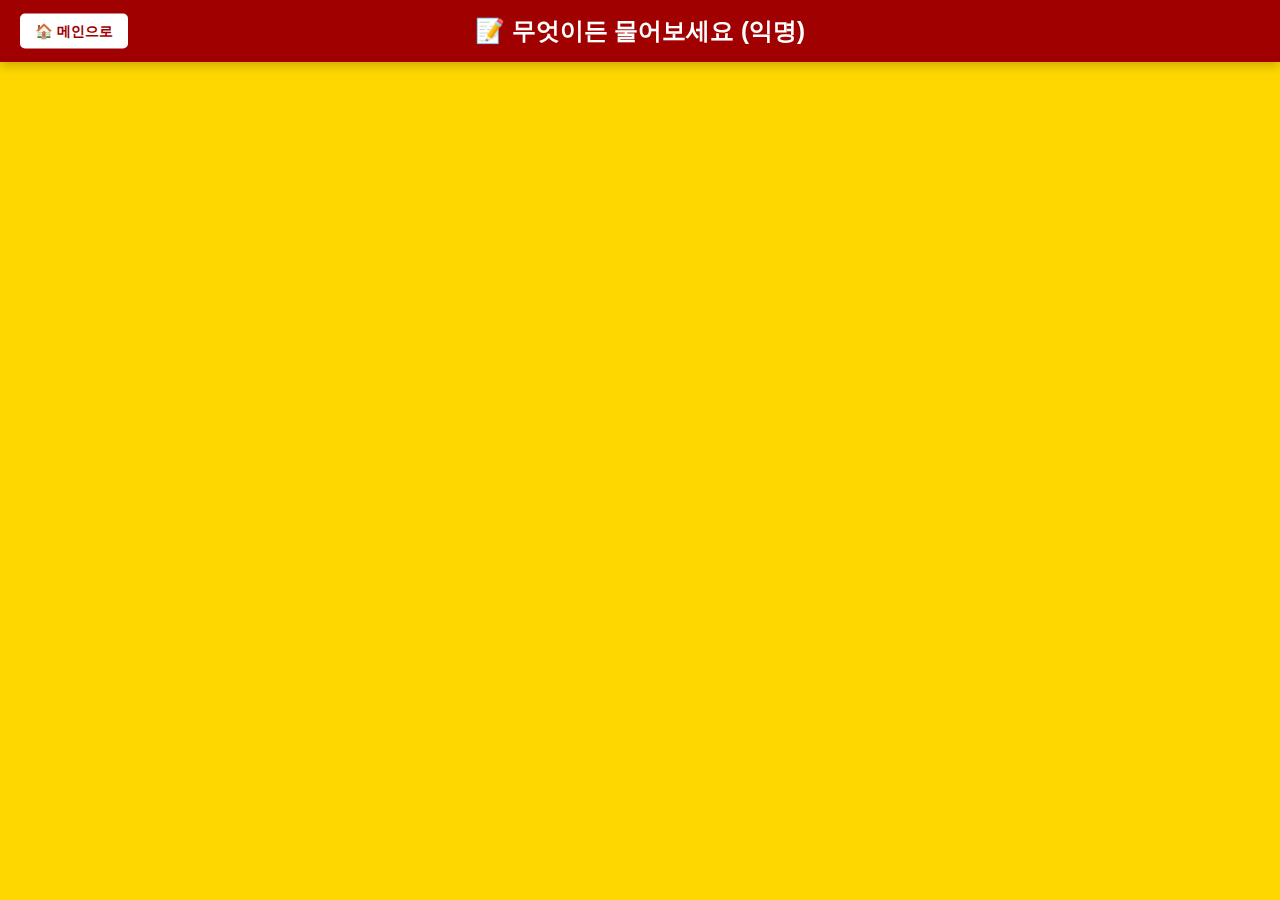
<file: qna.html>
<!DOCTYPE html>
<html lang="ko">
<head>
    <meta charset="UTF-8">
    <meta name="viewport" content="width=device-width, initial-scale=1.0">
    <title>📝 익명 질문 포스트잇</title>
    <link rel="stylesheet" href="style.css">
    <script src="script.js" defer></script>
    <style>
        /* 화면 꽉 차게 만들기 */
        body, html { margin: 0; padding: 0; height: 100%; overflow: hidden; }
        .qna-container {
            width: 100%;
            height: 100vh;
            display: flex;
            flex-direction: column;
            background-color: #ffd700;
        }
        .header {
            padding: 15px;
            background: #a00000;
            color: white;
            text-align: center;
            box-shadow: 0 4px 10px rgba(0,0,0,0.2);
            z-index: 10;
            position: relative;
            flex-shrink: 0;
        }
        .home-btn-small {
            position: absolute;
            left: 20px;
            top: 50%;
            transform: translateY(-50%);
            background: white;
            color: #a00000;
            padding: 8px 15px;
            text-decoration: none;
            border-radius: 5px;
            font-weight: bold;
            font-size: 0.9em;
        }
        /* 패들렛 액자 */
        #padlet-frame {
            flex-grow: 1; 
            width: 100%;
            height: 100%;
            border: none;
            display: block;
        }
    </style>
</head>
<body>

    <div class="qna-container">
        <div class="header">
            <a href="index.html" class="home-btn-small">🏠 메인으로</a>
            <h2 style="margin:0;">📝 무엇이든 물어보세요 (익명)</h2>
        </div>

        <iframe id="padlet-frame" 
            src="https://padlet.com/cah1004/padlet-mdoceu6sa0wqh1o0" 
            allow="camera;microphone;geolocation">
        </iframe>
    </div>

</body>
</html>
</file>
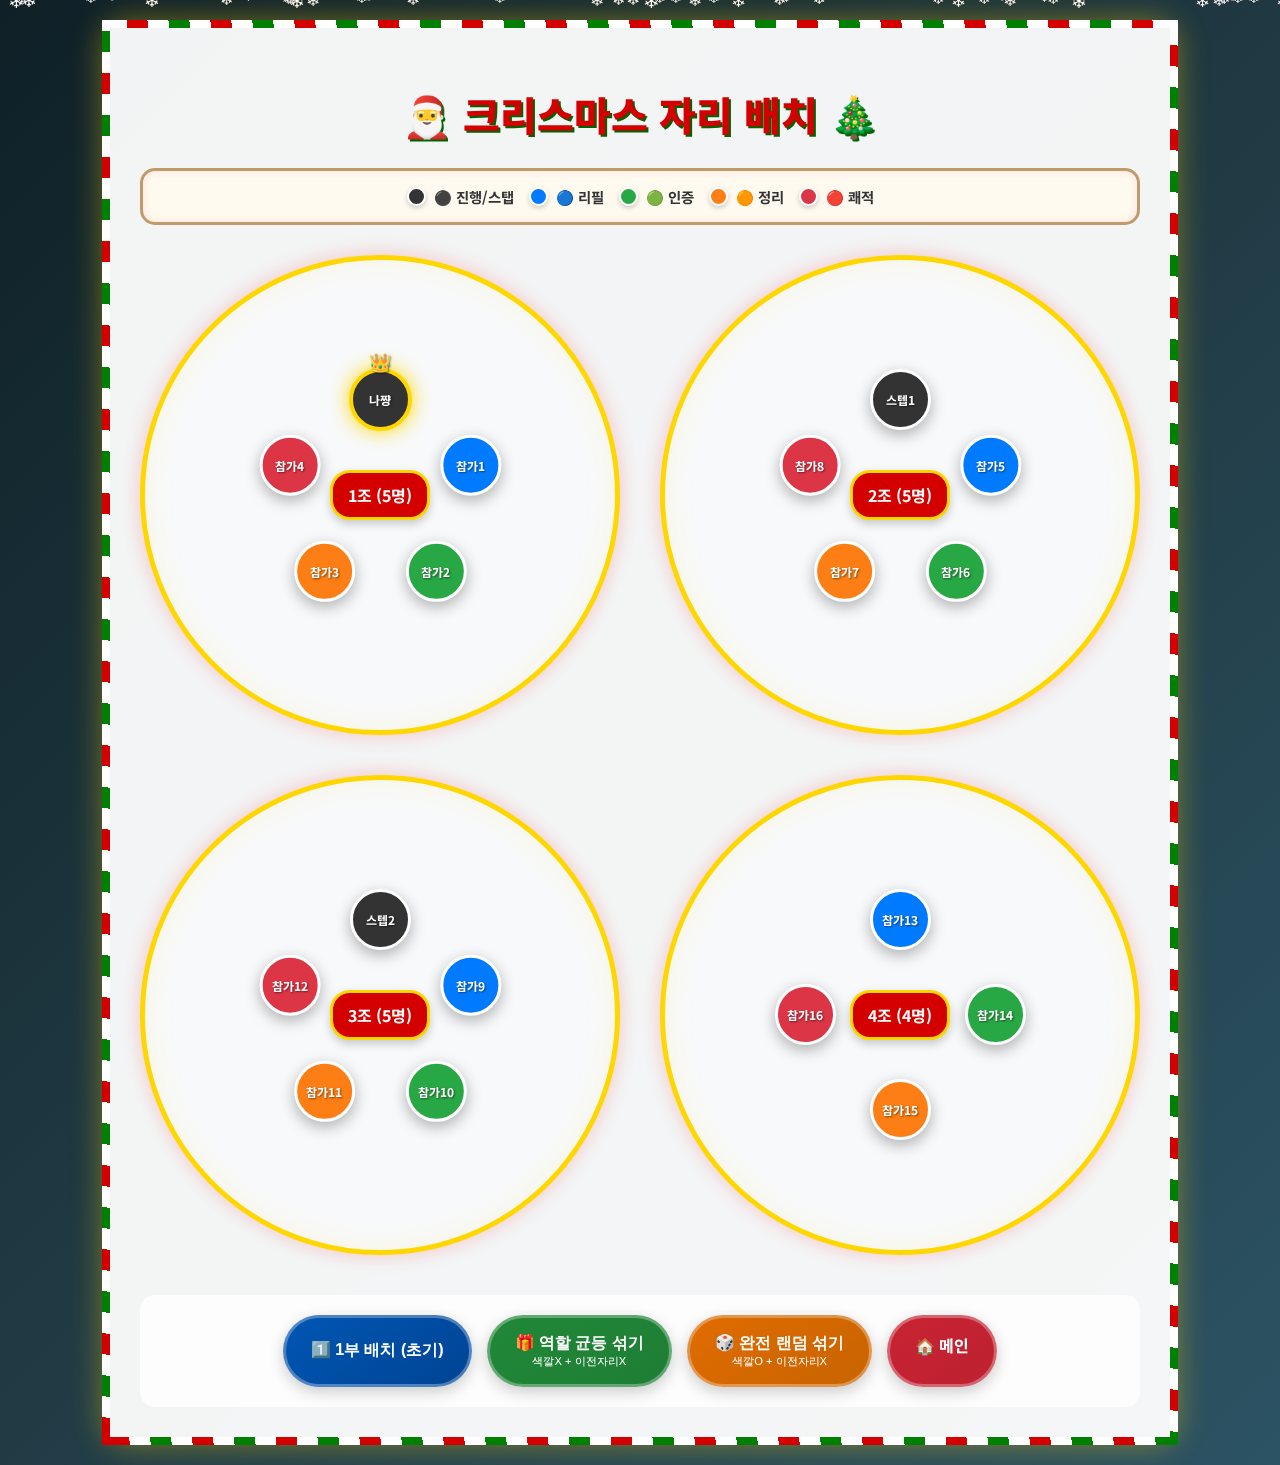
<file: seat.html>
<!DOCTYPE html>
<html lang="ko">
<head>
    <meta charset="UTF-8">
    <meta name="viewport" content="width=device-width, initial-scale=1.0">
    <title>🎄 크리스마스 자리 배치 & 역할 분담 🎁</title>
    <link href="https://fonts.googleapis.com/css2?family=Noto+Sans+KR:wght@400;700;900&display=swap" rel="stylesheet">
    <style>
        /* ❄️ 크리스마스 테마 CSS 시작 ❄️ */
        body { 
            /* 배경: 깊은 크리스마스 밤 그라데이션 */
            background: linear-gradient(135deg, #0f2027, #203a43, #2c5364);
            background-color: #1a472a; /* 혹시 그라데이션 안 먹을 때 대비 */
            font-family: 'Noto Sans KR', sans-serif;
            margin: 0;
            padding: 20px;
            min-height: 100vh;
            box-sizing: border-box;
            overflow-x: hidden; /* 눈송이 스크롤 방지 */
        }

        .seat-container {
            max-width: 1000px;
            margin: 0 auto;
            padding: 30px;
            text-align: center;
            /* 메인 컨테이너 배경: 약간 투명한 하얀색 */
            background: rgba(255, 255, 255, 0.95);
            border-radius: 25px;
            /* 🎁 사탕 지팡이 테두리 효과! */
            border: 8px solid transparent;
            border-image: repeating-linear-gradient(45deg, #d40000, #d40000 15px, #ffffff 15px, #ffffff 30px, #008000 30px, #008000 45px, #ffffff 45px, #ffffff 60px) 1;
            box-shadow: 0 0 30px rgba(255, 215, 0, 0.4); /* 금빛 광채 */
            position: relative;
            z-index: 10;
        }

        h1 { 
            margin-bottom: 25px; 
            color: #d40000; /* 크리스마스 레드 */
            font-weight: 900;
            font-size: 2.5rem;
            text-shadow: 2px 2px 0px #006400; /* 초록색 그림자 */
        }
        h1 span { font-size: 3rem; }

        .role-guide {
            display: flex;
            justify-content: center;
            flex-wrap: wrap;
            gap: 15px;
            margin-bottom: 30px;
            background: #fffaf0; /* 따뜻한 아이보리 */
            padding: 15px;
            border-radius: 15px;
            border: 3px solid #c19a6b; /* 쿠키색 테두리 */
            box-shadow: inset 0 0 10px rgba(212, 0, 0, 0.1);
        }
        .role-item { display: flex; align-items: center; gap: 8px; font-size: 0.9em; font-weight: bold; color: #333; }
        .dot { width: 15px; height: 15px; border-radius: 50%; display: inline-block; border: 2px solid white; box-shadow: 0 2px 5px rgba(0,0,0,0.2); }
        
        /* 색상 정의 유지 */
        .bg-black { background-color: #333; }
        .bg-blue { background-color: #007bff; }
        .bg-green { background-color: #28a745; }
        .bg-orange { background-color: #fd7e14; }
        .bg-red { background-color: #dc3545; }

        .tables-area {
            display: grid;
            grid-template-columns: repeat(2, 1fr);
            gap: 40px;
            margin-bottom: 40px;
        }
        @media (max-width: 768px) { .tables-area { grid-template-columns: 1fr; } }

        /* 🎄 테이블 디자인 변경 */
        .table-group {
            background: #f8f9fa; /* 밝은 테이블 배경 */
            /* 금색 테두리와 붉은색 빛 번짐 */
            border: 5px solid #FFD700; 
            border-radius: 50%; /* 완전 원형 테이블 */
            padding: 20px;
            position: relative;
            aspect-ratio: 1 / 1; /* 정사각형 비율 유지 (원형을 위해) */
            min-height: auto;
            display: flex;
            justify-content: center;
            align-items: center;
            box-shadow: 0 0 20px rgba(255, 0, 0, 0.2), inset 0 0 30px rgba(255, 215, 0, 0.1);
        }
        .table-center {
            position: absolute;
            background: #d40000; /* 센터는 빨간색 */
            color: white;
            padding: 10px 15px;
            border-radius: 20px;
            font-weight: bold;
            border: 3px solid #FFD700; /* 금색 테두리 */
            z-index: 1;
            box-shadow: 0 4px 10px rgba(0,0,0,0.2);
        }

        .person {
            width: 55px;
            height: 55px;
            border-radius: 50%;
            color: white;
            display: flex;
            flex-direction: column;
            justify-content: center;
            align-items: center;
            font-size: 0.75em;
            font-weight: bold;
            position: absolute;
            transition: all 0.8s cubic-bezier(0.68, -0.55, 0.27, 1.55); /* 튕기는 효과 추가 */
            border: 3px solid white;
            box-shadow: 0 5px 15px rgba(0,0,0,0.3);
            z-index: 10;
            text-align: center;
            line-height: 1.1;
            text-shadow: 1px 1px 2px rgba(0,0,0,0.5);
        }
        /* 호스트는 금색 왕관 느낌 */
        .person.host { 
            border: 4px solid #FFD700; 
            transform: scale(1.15); 
            z-index: 20; 
            box-shadow: 0 0 20px #FFD700;
        }
        .person.host::after {
            content: '👑';
            position: absolute;
            top: -20px;
            font-size: 1.5em;
        }
        
        .btn-group {
            display: flex;
            justify-content: center;
            gap: 15px;
            flex-wrap: wrap;
            padding: 20px;
            background: rgba(255, 255, 255, 0.8);
            border-radius: 15px;
        }
        button, .home-btn {
            border: none;
            padding: 15px 25px;
            border-radius: 50px; /* 둥근 버튼 */
            color: white;
            font-weight: bold;
            cursor: pointer;
            transition: all 0.3s;
            text-decoration: none;
            font-size: 1rem;
            display: inline-block;
            text-align: center;
            box-shadow: 0 5px 15px rgba(0,0,0,0.2);
            border: 3px solid rgba(255,255,255,0.3);
        }
        button:hover, .home-btn:hover { transform: translateY(-3px); box-shadow: 0 8px 20px rgba(0,0,0,0.3); }
        button:active { transform: scale(0.95); }

        /* 버튼 색상 테마 강화 */
        .btn-blue { background: linear-gradient(145deg, #0056b3, #004494); }
        .btn-green { background: linear-gradient(145deg, #218838, #1e7e34); }
        .btn-orange { background: linear-gradient(145deg, #e06c00, #c86400); }
        .btn-red { background: linear-gradient(145deg, #c82333, #bd2130); }

        /* 눈송이 스타일 */
        .snowflake {
            position: fixed;
            top: -10px;
            color: #fff;
            font-size: 1em;
            font-family: Arial;
            text-shadow: 0 0 1px #000;
            z-index: 1;
            user-select: none;
            cursor: default;
            animation-name: snowflakes-fall, snowflakes-shake;
            animation-duration: 10s, 3s;
            animation-timing-function: linear, ease-in-out;
            animation-iteration-count: infinite, infinite;
            animation-play-state: running, running;
        }
        @keyframes snowflakes-fall { 0% { top: -10%; } 100% { top: 100%; } }
        @keyframes snowflakes-shake { 0% { transform: translateX(0px); } 50% { transform: translateX(80px); } 100% { transform: translateX(0px); } }
    </style>
</head>
<body>

    <div id="snow-container"></div>

    <div class="seat-container">
        <h1>🎅 크리스마스 자리 배치 🎄</h1>
        
        <div class="role-guide">
            <div class="role-item"><span class="dot bg-black"></span>⚫ 진행/스탭</div>
            <div class="role-item"><span class="dot bg-blue"></span>🔵 리필</div>
            <div class="role-item"><span class="dot bg-green"></span>🟢 인증</div>
            <div class="role-item"><span class="dot bg-orange"></span>🟠 정리</div>
            <div class="role-item"><span class="dot bg-red"></span>🔴 쾌적</div>
        </div>

        <div class="tables-area">
            <div class="table-group" id="table-1"><div class="table-center">1조 (5명)</div></div>
            <div class="table-group" id="table-2"><div class="table-center">2조 (5명)</div></div>
            <div class="table-group" id="table-3"><div class="table-center">3조 (5명)</div></div>
            <div class="table-group" id="table-4"><div class="table-center">4조 (4명)</div></div>
        </div>

        <div class="btn-group">
            <button onclick="setPhase1()" class="btn-blue">
                1️⃣ 1부 배치 (초기)
            </button>
            
            <button onclick="shuffleSeats('balanced')" class="btn-green">
                🎁 역할 균등 섞기
                <span style="display:block; font-size:0.7em; font-weight:normal;">색깔X + 이전자리X</span>
            </button>
            
            <button onclick="shuffleSeats('random')" class="btn-orange">
                🎲 완전 랜덤 섞기
                <span style="display:block; font-size:0.7em; font-weight:normal;">색깔O + 이전자리X</span>
            </button>

            <a href="index.html" class="home-btn btn-red">🏠 메인</a>
        </div>
    </div>

    <script>
        // ==========================================
        // ❄️ 눈 내리는 효과 스크립트 ❄️
        // ==========================================
        function createSnowflakes() {
            const snowContainer = document.getElementById('snow-container');
            const snowflakesCount = 50; // 눈송이 개수 조절
            for (let i = 0; i < snowflakesCount; i++) {
                const snowflake = document.createElement('div');
                snowflake.className = 'snowflake';
                snowflake.innerHTML = '❄';
                snowflake.style.left = Math.random() * 100 + '%';
                snowflake.style.animationDelay = Math.random() * 5 + 's, ' + Math.random() * 3 + 's';
                snowflake.style.fontSize = (Math.random() * 10 + 10) + 'px';
                snowContainer.appendChild(snowflake);
            }
        }
        createSnowflakes();

        // ==========================================
        // 🪑 자리 배치 스크립트 (기능은 그대로 유지!)
        // ==========================================
        let people = [
            { id: 1, name: "나쨩", role: "black", color: "bg-black", prev: 0 }, 
            { id: 2, name: "스텝1", role: "black", color: "bg-black", prev: 0 },
            { id: 3, name: "스텝2", role: "black", color: "bg-black", prev: 0 },
            { id: 4, name: "참가1", role: "blue", color: "bg-blue", prev: 0 },
            { id: 5, name: "참가2", role: "green", color: "bg-green", prev: 0 },
            { id: 6, name: "참가3", role: "orange", color: "bg-orange", prev: 0 },
            { id: 7, name: "참가4", role: "red", color: "bg-red", prev: 0 },
            { id: 8, name: "참가5", role: "blue", color: "bg-blue", prev: 0 },
            { id: 9, name: "참가6", role: "green", color: "bg-green", prev: 0 },
            { id: 10, name: "참가7", role: "orange", color: "bg-orange", prev: 0 },
            { id: 11, name: "참가8", role: "red", color: "bg-red", prev: 0 },
            { id: 12, name: "참가9", role: "blue", color: "bg-blue", prev: 0 },
            { id: 13, name: "참가10", role: "green", color: "bg-green", prev: 0 },
            { id: 14, name: "참가11", role: "orange", color: "bg-orange", prev: 0 },
            { id: 15, name: "참가12", role: "red", color: "bg-red", prev: 0 },
            { id: 16, name: "참가13", role: "blue", color: "bg-blue", prev: 0 },
            { id: 17, name: "참가14", role: "green", color: "bg-green", prev: 0 }, 
            { id: 18, name: "참가15", role: "orange", color: "bg-orange", prev: 0 },
            { id: 19, name: "참가16", role: "red", color: "bg-red", prev: 0 } 
        ];

        function setPhase1() {
            clearTables();
            assignRender(people[0], 1); assignRender(people[3], 1); assignRender(people[4], 1); assignRender(people[5], 1); assignRender(people[6], 1);
            assignRender(people[1], 2); assignRender(people[7], 2); assignRender(people[8], 2); assignRender(people[9], 2); assignRender(people[10], 2);
            assignRender(people[2], 3); assignRender(people[11], 3); assignRender(people[12], 3); assignRender(people[13], 3); assignRender(people[14], 3);
            assignRender(people[15], 4); assignRender(people[16], 4); assignRender(people[17], 4); assignRender(people[18], 4);
        }

        function assignRender(person, tableNum) {
            const table = document.getElementById(`table-${tableNum}`);
            const el = document.createElement('div');
            el.className = `person ${person.color}`;
            if (person.id === 1) el.classList.add('host'); 
            el.innerHTML = `${person.name}`;

            const currentCount = table.querySelectorAll('.person').length;
            const maxSeats = (tableNum === 4) ? 4 : 5; 
            const displayMax = Math.max(currentCount + 1, maxSeats);
            const angle = (360 / displayMax) * currentCount - 90; 
            // 테이블 크기가 커져서 반지름도 조금 키움
            const radius = 95; 

            const x = Math.cos(angle * Math.PI / 180) * radius;
            const y = Math.sin(angle * Math.PI / 180) * radius;
            
            el.style.transform = `translate(${x}px, ${y}px)`;
            table.appendChild(el);
        }

        function clearTables() {
            document.querySelectorAll('.table-group').forEach(el => {
                const center = el.querySelector('.table-center');
                el.innerHTML = '';
                el.appendChild(center);
            });
        }

        function shuffleSeats(mode) {
            const MAX_RETRIES = 500;
            let success = false;
            let finalPlan = [];

            for (let attempt = 0; attempt < MAX_RETRIES; attempt++) {
                let tempTables = { 1: {count:0,colors:[]}, 2: {count:0,colors:[]}, 3: {count:0,colors:[]}, 4: {count:0,colors:[]} };
                let tempPlan = []; 
                let leaders = [people[0], people[1], people[2]].sort(() => Math.random() - 0.5);
                let tableOptions = [1, 2, 3, 4]; 
                let leaderFail = false;
                for (let leader of leaders) {
                    let options = tableOptions.filter(t => tempTables[t].count === 0 && t !== leader.prev);
                    if (options.length === 0) options = tableOptions.filter(t => tempTables[t].count === 0);
                    if (options.length === 0) { leaderFail = true; break; }
                    let target = options[Math.floor(Math.random() * options.length)];
                    tempTables[target].count++;
                    tempTables[target].colors.push('black'); 
                    tempPlan.push({ person: leader, table: target });
                }
                if (leaderFail) continue; 

                let users = people.slice(3).sort(() => Math.random() - 0.5); 
                let userFail = false;
                for (let user of users) {
                    let candidates = [1, 2, 3, 4].filter(t => {
                        let limit = (t === 4) ? 4 : 5;
                        let hasSpace = tempTables[t].count < limit;
                        let colorOk = (mode === 'balanced') ? !tempTables[t].colors.includes(user.role) : true;
                        return hasSpace && colorOk;
                    });
                    if (candidates.length === 0) { userFail = true; break; }
                    let bestOptions = candidates.filter(t => t !== user.prev);
                    let finalOptions = (bestOptions.length > 0) ? bestOptions : candidates;
                    let selectedTable = finalOptions[Math.floor(Math.random() * finalOptions.length)];
                    tempTables[selectedTable].count++;
                    tempTables[selectedTable].colors.push(user.role);
                    tempPlan.push({ person: user, table: selectedTable });
                }
                if (!userFail) { success = true; finalPlan = tempPlan; break; }
            }

            if (success) {
                clearTables();
                finalPlan.forEach(item => {
                    item.person.prev = item.table; 
                    assignRender(item.person, item.table);
                });
            } else {
                alert("⚠️ 조건에 맞는 배치를 찾지 못했어요!\n다시 한 번 눌러주세요.");
            }
        }

        setPhase1(); 
    </script>
</body>
</html>
</file>
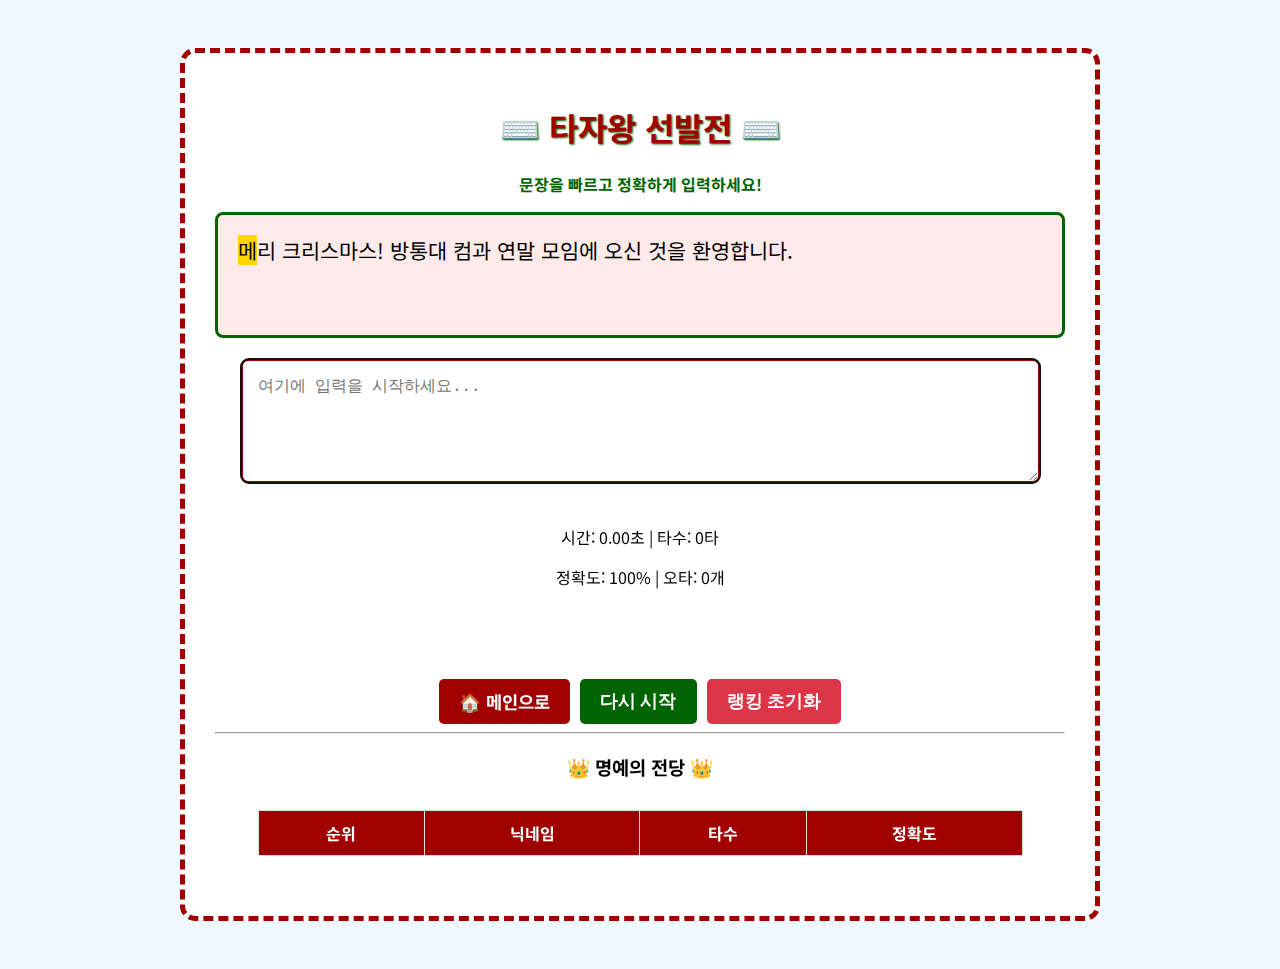
<file: typing-game.html>
<!DOCTYPE html>
<html lang="ko">
<head>
    <meta charset="UTF-8">
    <meta name="viewport" content="width=device-width, initial-scale=1.0">
    <title>타자왕 선발전</title>
    <link href="https://fonts.googleapis.com/css2?family=Noto+Sans+KR:wght@400;700&display=swap" rel="stylesheet"> 
    <style>
        body { font-family: 'Noto Sans KR', sans-serif; text-align: center; padding: 20px; background-color: #f0f8ff; }
        .container { max-width: 850px; margin: 20px auto; background: #ffffff; padding: 30px; border-radius: 15px; border: 5px dashed #a00000; }
        h1 { color: #a00000; text-shadow: 1px 1px 2px #006400; }
        #target-text { font-size: 1.3em; border: 3px solid #006400; padding: 20px; margin-bottom: 20px; text-align: left; background-color: #ffeaea; border-radius: 8px; min-height: 80px; }
        #typing-input { width: 90%; padding: 15px; font-size: 1.2em; border: 3px solid #a00000; border-radius: 8px; margin-bottom: 20px; }
        .correct { background-color: #d4edda; color: #155724; }
        .incorrect { background-color: #f8d7da; color: #721c24; }
        .highlight-current { background-color: gold; } 
        #result { margin-top: 20px; font-size: 1.5em; font-weight: bold; color: #a00000; min-height: 50px; }
        
        .btn-group { margin-top: 20px; display: flex; justify-content: center; gap: 10px; flex-wrap: wrap; }
        button, .link-btn { background-color: #006400; color: white; border: none; padding: 10px 20px; font-size: 1.1em; font-weight: bold; border-radius: 5px; cursor: pointer; text-decoration: none; }
        button:hover, .link-btn:hover { background-color: #004d00; }
        .reset-rank-btn { background-color: #dc3545; }
        
        /* 메인으로 가기 버튼 스타일 (빨간색) */
        .home-btn { background-color: #a00000 !important; } 
        .home-btn:hover { background-color: #800000 !important; }

        /* 랭킹 테이블 */
        #ranking-table { width: 90%; margin: 30px auto; border-collapse: collapse; }
        #ranking-table th, #ranking-table td { border: 1px solid #ddd; padding: 10px; }
        #ranking-table th { background-color: #a00000; color: white; }
    </style>
</head>
<body>
    <div class="container">
        <h1>⌨️ 타자왕 선발전 ⌨️</h1>
        <p style="color: #006400; font-weight: bold;">문장을 빠르고 정확하게 입력하세요!</p>

        <div id="target-text"></div>
        <textarea id="typing-input" rows="5" placeholder="여기에 입력을 시작하세요..."></textarea>
        
        <div class="info-panel">
            <p>시간: <span id="timer">0.00</span>초 | 타수: <span id="current-cpm">0</span>타</p> 
            <p>정확도: <span id="accuracy">100</span>% | 오타: <span id="error-count">0</span>개</p> 
        </div>
        
        <div id="result"></div>
        
        <div class="btn-group">
            <a href="index.html" class="link-btn home-btn">🏠 메인으로</a>
            
            <button onclick="initText()">다시 시작</button>
            <button onclick="resetRanking()" class="reset-rank-btn">랭킹 초기화</button>
        </div>

        <hr>
        <h3>👑 명예의 전당 👑</h3>
        <table id="ranking-table">
            <thead>
                <tr><th>순위</th><th>닉네임</th><th>타수</th><th>정확도</th></tr>
            </thead>
            <tbody id="ranking-body"></tbody>
        </table>
    </div>

    <script>
        const targetTextElement = document.getElementById('target-text');
        const typingInput = document.getElementById('typing-input');
        const timerElement = document.getElementById('timer');
        const accuracyElement = document.getElementById('accuracy');
        const currentCpmElement = document.getElementById('current-cpm');
        const errorCountElement = document.getElementById('error-count');
        const resultElement = document.getElementById('result');
        const rankingBody = document.getElementById('ranking-body');

        const targetSentences = [
            "메리 크리스마스! 방통대 컴과 연말 모임에 오신 것을 환영합니다.",
            "붉은색과 초록색 조명처럼 우리의 앞날도 빛나기를 바랍니다.",
            "올 한 해 컴퓨터과학과에서 열심히 코딩하고 공부하느라 수고 많았습니다.",
            "프론트엔드, 백엔드, 데이터베이스의 조화가 완벽한 애플리케이션을 만듭니다.",
            "산타 할아버지가 코드를 버그 없이 선물해주길 바랍니다!"
        ];
        
        let targetText, startTime, timerInterval, isTypingStarted = false;

        function initText() {
            targetText = targetSentences[Math.floor(Math.random() * targetSentences.length)];
            targetTextElement.innerHTML = targetText.split('').map(char => `<span>${char}</span>`).join('');
            typingInput.value = '';
            timerElement.textContent = '0.00';
            accuracyElement.textContent = '100';
            currentCpmElement.textContent = '0';
            errorCountElement.textContent = '0';
            resultElement.textContent = '';
            typingInput.disabled = false;
            isTypingStarted = false;
            clearInterval(timerInterval);
            if (targetTextElement.children.length > 0) targetTextElement.children[0].classList.add('highlight-current');
            typingInput.focus();
            loadRanking();
        }

        function startTimer() {
            startTime = new Date().getTime();
            timerInterval = setInterval(() => {
                const elapsed = (new Date().getTime() - startTime) / 1000;
                timerElement.textContent = elapsed.toFixed(2);
                if (elapsed > 0 && typingInput.value.length > 0) {
                    currentCpmElement.textContent = (typingInput.value.length / (elapsed / 60)).toFixed(0);
                }
            }, 100); 
        }

        typingInput.addEventListener('input', (e) => {
            if (!isTypingStarted) { startTimer(); isTypingStarted = true; }
            const currentInput = e.target.value;
            let correctChars = 0, currentErrors = 0;
            const targetChars = targetTextElement.children;

            for (let i = 0; i < targetChars.length; i++) {
                targetChars[i].classList.remove('highlight-current');
                if (i === currentInput.length) targetChars[i].classList.add('highlight-current');
                
                if (i < currentInput.length) {
                    if (currentInput[i] === targetText[i]) {
                        targetChars[i].className = 'correct'; correctChars++;
                    } else {
                        targetChars[i].className = 'incorrect'; currentErrors++;
                    }
                } else { targetChars[i].className = ''; }
            }

            const accuracy = ((correctChars / currentInput.length) * 100) || 100;
            accuracyElement.textContent = accuracy.toFixed(0);
            errorCountElement.textContent = currentErrors;

            if (currentInput.length === targetText.length) {
                clearInterval(timerInterval);
                const cpm = Math.floor(targetText.length / (parseFloat(timerElement.textContent) / 60));
                resultElement.innerHTML = `🎉 완료! 타수: ${cpm}타 / 정확도: ${accuracy.toFixed(0)}%`;
                typingInput.disabled = true;
                setTimeout(() => saveRanking(cpm, accuracy, parseFloat(timerElement.textContent)), 100);
            }
        });

        function saveRanking(cpm, accuracy, time) {
            const nickname = prompt("기록 저장! 닉네임을 입력하세요:");
            if (nickname) {
                let ranking = JSON.parse(localStorage.getItem('typingRanking')) || [];
                ranking.push({ nickname, cpm, accuracy: accuracy.toFixed(0) });
                ranking.sort((a, b) => b.cpm - a.cpm);
                localStorage.setItem('typingRanking', JSON.stringify(ranking));
                loadRanking();
            }
        }

        function loadRanking() {
            const ranking = JSON.parse(localStorage.getItem('typingRanking')) || [];
            rankingBody.innerHTML = ranking.map((r, i) => 
                `<tr><td>${i+1}</td><td>${r.nickname}</td><td>${r.cpm}</td><td>${r.accuracy}%</td></tr>`
            ).join('');
        }

        function resetRanking() {
            if(confirm("랭킹을 초기화할까요?")) { localStorage.removeItem('typingRanking'); loadRanking(); }
        }

        window.onload = initText;
    </script>
</body>
</html>
</file>
<file: style.css>
/* style.css - 모든 페이지의 디자인 담당 */

/* 1. 기본 폰트 및 배경 (스무스 스크롤 적용!) */
html {
    scroll-behavior: smooth; /* 스크롤 부드럽게 */
}
body { 
    font-family: 'Noto Sans KR', sans-serif;
    text-align: center; 
    padding: 20px; 
    background-color: #f0f8ff; 
    color: #333;
    margin: 0;
    overflow-x: hidden; /* 가로 스크롤 방지 */
}

/* 2. 컨테이너 디자인 (크리스마스 테마) */
.container, .intro-container { 
    max-width: 850px; 
    width: 90%;
    margin: 30px auto; 
    background: #ffffff; 
    padding: 30px; 
    border-radius: 15px; 
    box-shadow: 0 10px 25px rgba(0,0,0,0.2); /* 그림자 더 진하게 */
    border: 5px dashed #a00000; 
    position: relative;
    z-index: 10; /* 눈 내리는 효과보다 위에 오게 */
}

/* 3. 텍스트 및 제목 스타일 */
h1 { 
    color: #a00000; 
    font-size: 2.5em; 
    text-shadow: 1px 1px 2px #006400; 
    margin-bottom: 20px;
}
p { color: #006400; font-weight: bold; font-size: 1.1em; }

/* 4. 버튼 공통 스타일 (더 멋지게!) */
button, .menu-btn, .home-btn, .main-button, .link-btn {
    display: inline-block;
    background: linear-gradient(145deg, #006400, #004d00); /* 그라데이션 */
    color: white;
    border: none;
    padding: 12px 25px;
    font-size: 1.1em;
    font-weight: bold;
    border-radius: 8px;
    cursor: pointer;
    text-decoration: none;
    transition: all 0.3s ease;
    box-shadow: 0 4px 6px rgba(0,0,0,0.2);
    margin: 5px;
}
button:hover, .menu-btn:hover, .home-btn:hover, .main-button:hover, .link-btn:hover {
    transform: translateY(-3px); /* 붕 뜨는 효과 */
    box-shadow: 0 6px 12px rgba(0,0,0,0.3);
    background: linear-gradient(145deg, #007500, #005900);
}
.reset-rank-btn { background: linear-gradient(145deg, #dc3545, #b02a37) !important; }
.home-btn { background: linear-gradient(145deg, #a00000, #800000) !important; }

/* 5. 눈 내리는 효과 (JS에서 사용) */
.snowflake {
    position: fixed;
    top: -10px;
    z-index: 1; /* 컨테이너 뒤에 배치 */
    color: #aad4ff;
    font-size: 1em;
    opacity: 0.8;
    animation: fall linear infinite;
}
@keyframes fall {
    to { transform: translateY(100vh); }
}

/* 6. 스크롤 등장은 애니메이션 (JS에서 사용) */
.fade-in-section {
    opacity: 0;
    transform: translateY(20px);
    transition: opacity 0.6s ease-out, transform 0.6s ease-out;
}
.fade-in-section.is-visible {
    opacity: 1;
    transform: none;
}
</file>
